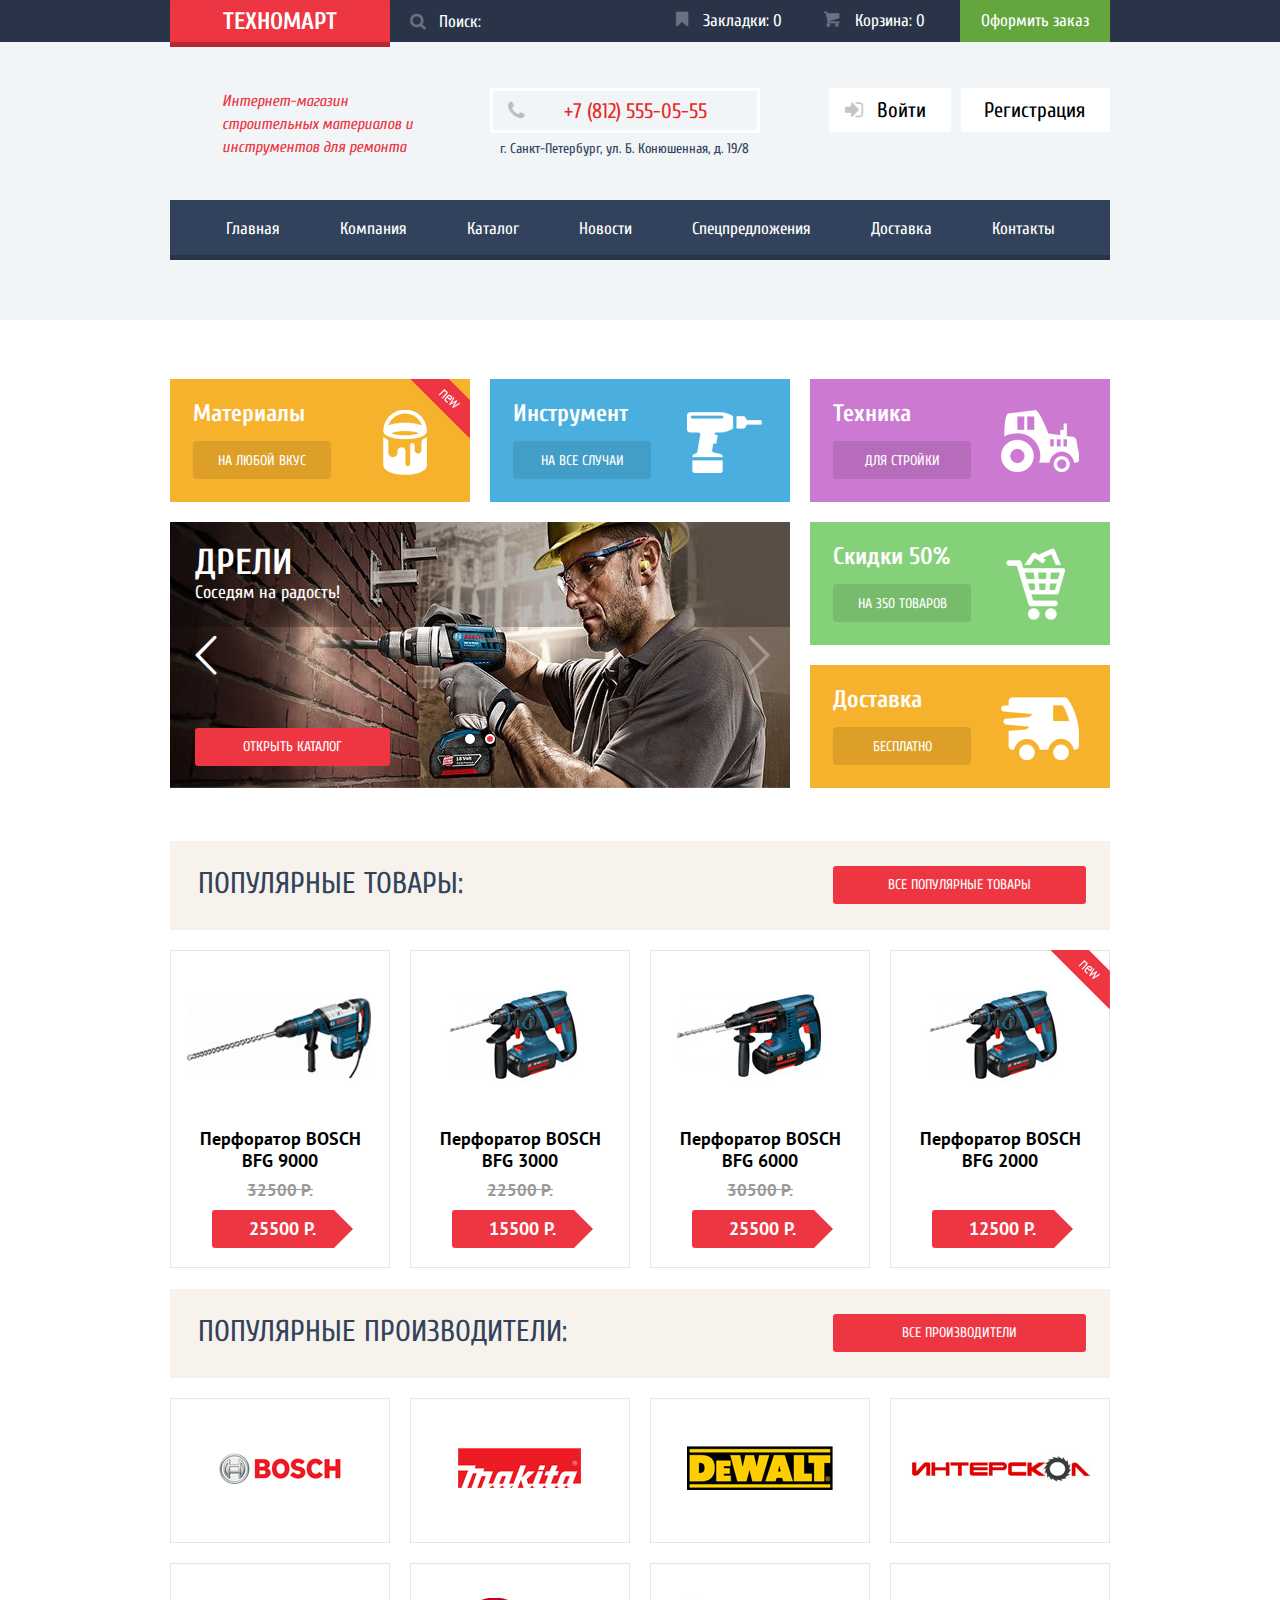
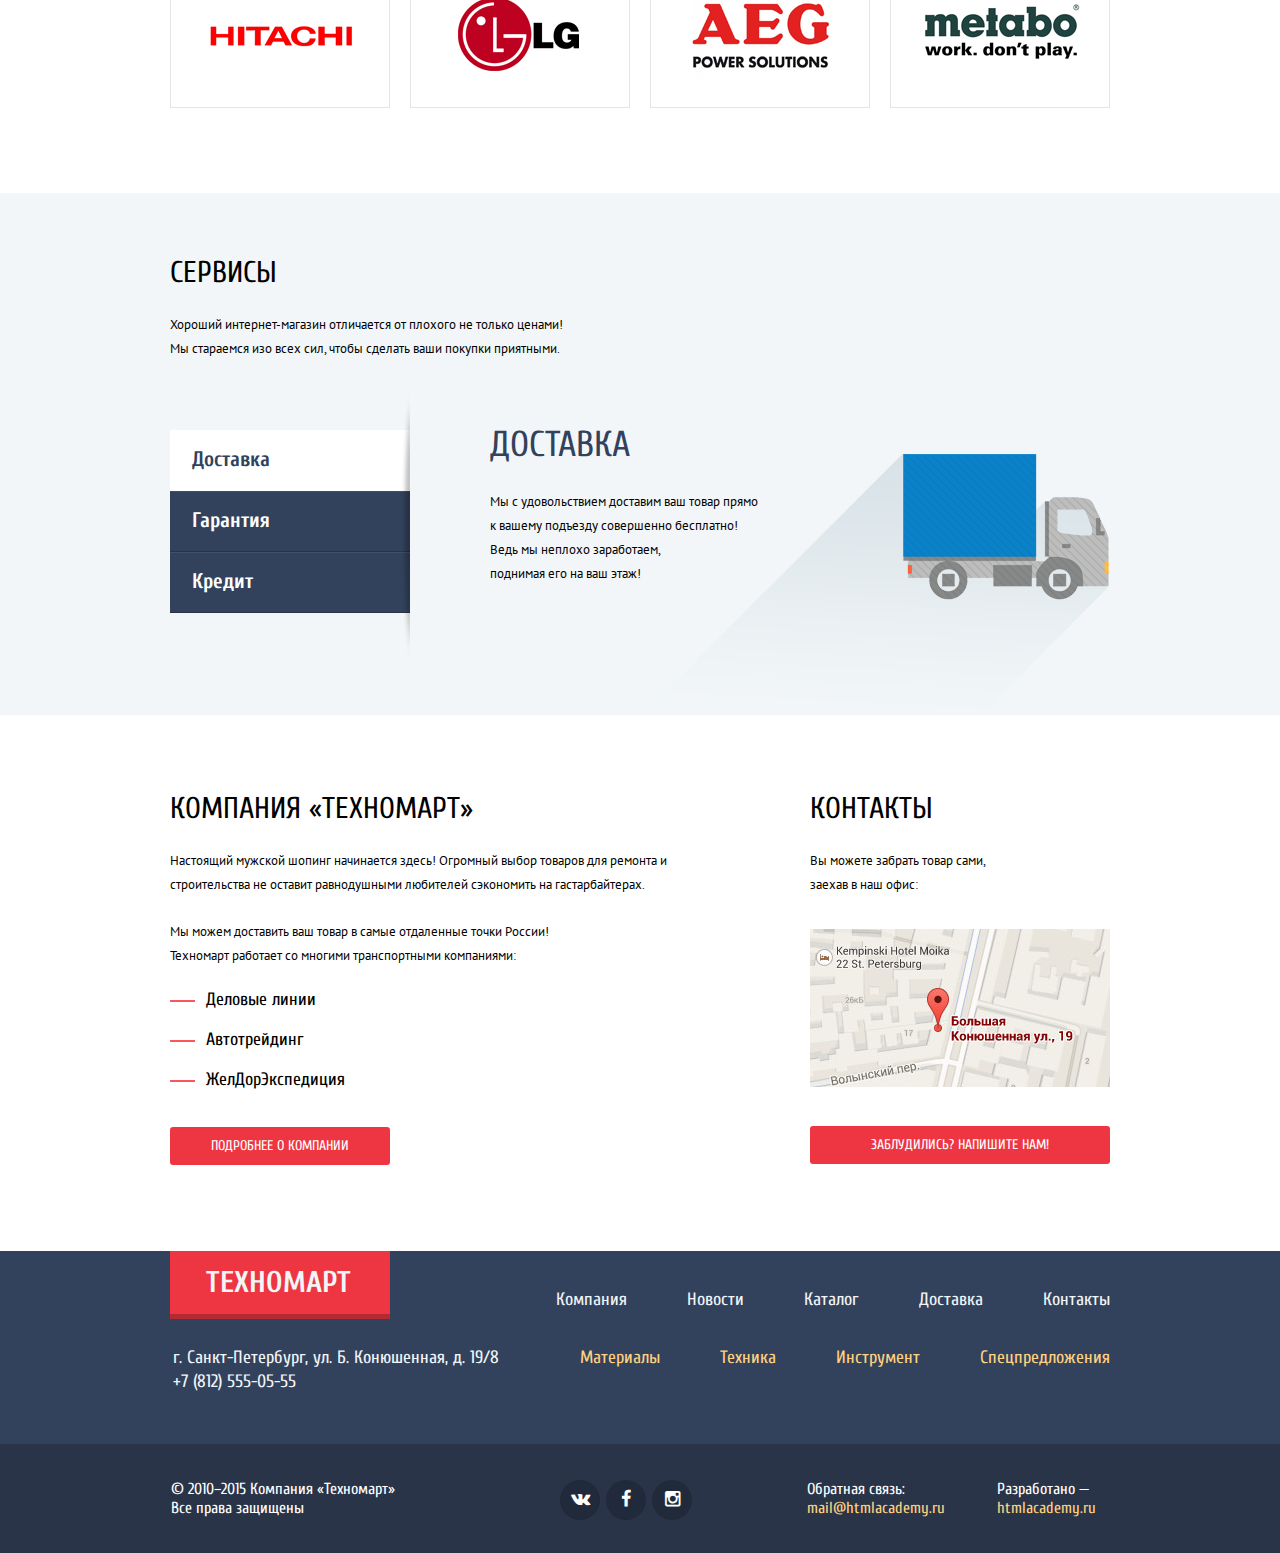
<file: Technomart/index.html>
<!DOCTYPE html>
<head>
	<title>ТЕХНОМАРТ - ИНТЕРНЕТ-МАГАЗИН</title>
	<meta charset="UTF-8">
	<link href="https://fonts.googleapis.com/css?family=PT+Sans:400,700|Cuprum:400,700,400italic&subset=cyrillic,latin" rel="stylesheet" type="text/css">
	<link rel="stylesheet" href="css/normalize.css">
	<link rel="stylesheet" href="css/style.css">
</head>
<body>
	<header class="main-header">
		<div class="header-top-panel">
			<div class="container clearfix">
				<a class="logo header-logo" href="index.html">ТЕХНОМАРТ</a>
				<form class="header-search-form" action="#" method="post">
					<div class="header-search">
						<input type="text" name="search" id="search" class="search-input" placeholder="Поиск:">						
						<button type="submit" class="search-btn">&#x1f50d;</button>
					</div>
				</form>
				<div class="top-panel-right-side">
					<a class="icon-bookmark top-menu-item" href="#">Закладки: <span class="bookmark-count">0</span></a>
					<a class="icon-basket top-menu-item" href="#">Корзина: <span class="basket-count">0</span></a>
					<a class="btn-order" href="#">Оформить заказ</a>
				</div>
			</div>
		</div>
		<div class="header-middle-panel container clearfix">
			<p class="shop-description">Интернет-магазин строительных материалов и инструментов для ремонта</p>
			<div class="header-contacts">
				<p class="icon-phone phone-number">+7 (812) 555-05-55</p>
				<p class="header-address">г. Санкт-Петербург, ул. Б. Конюшенная, д. 19/8</p>
			</div>
			<div class="login-menu">
				<a class="icon-login login-menu-btn" href="#">Войти</a>
				<a class="login-menu-btn" href="#">Регистрация</a>
			</div>
		</div>
		<nav class="main-menu container">
			<ul>
				<li><a href="index.html">Главная</a></li>
				<li><a href="#">Компания </a></li>
				<li><a href="catalog.html">Каталог</a></li>
				<li><a href="#">Новости</a></li>
				<li><a href="#">Спецпредложения</a></li>
				<li><a href="#">Доставка</a></li>
				<li><a href="#">Контакты</a></li>
			</ul>
		</nav>
	</header>
	<div class="container main-content">
		<div class="promo-blocks">
			<div class="product-kinds clearfix">
				<div class="promo-block materials newness">
					<p class="block-title"> Материалы</p>
					<a class="block-btn" href="#">На любой вкус</a>
				</div>
				<div class="promo-block tools">
					<p class="block-title">Инструмент</p>
					<a class="block-btn" href="#">На все случаи</a>
				</div>
				<div class="promo-block equipment">
					<p class="block-title">Техника</p>
					<a class="block-btn" href="#">Для стройки</a>
				</div>
			</div>
			<div class="promo-slider-and-actions clearfix">
				<div class="promo-slider">
					<input type="radio" name="slides" id="slide-1">
					<input type="radio" name="slides" id="slide-2" checked>
					<div class="slides">
						<img src="img/slide01.jpg" width="620" height="266" alt="Слайд 1">
						<img src="img/slide02.jpg" width="620" height="266" alt="Слайд 2">
					</div>
					<div class="promo-slide-title slide-1">
						<h2>Перфораторы</h2>
						<p>Настоящие мужские игрушки</p>
					</div>					
					<div class="promo-slide-title slide-2">
						<h2>ДРЕЛИ</h2>
						<p>Соседям на радость!</p>
					</div>
					<label for="slide-1" class="arrow-left">&lt;</label>
					<label for="slide-2" class="arrow-right">&gt;</label>
					<a class="btn open-catalog-btn" href="catalog.html">Открыть каталог</a>
					<div class="slider-switcher">
						<label for="slide-1">Первый</label>
						<label for="slide-2">Второй</label>
					</div>
				</div>
				<div class="actions">
					<div class="promo-block sale">
						<p class="block-title">Скидки 50%</p>
						<a class="block-btn" href="#">На 350 товаров</a>
					</div>

					<div class="promo-block delivery">
						<p class="block-title">Доставка</p>
						<a class="block-btn" href="#">Бесплатно</a>
					</div>
				</div>
			</div>
		</div>
		<div class="section-title clearfix">
			<h2>Популярные товары:</h2>
			<a class="btn section-title-btn" href="#">Все популярные товары</a>
		</div>
		<div class="popular-catalog-items">
			<div class="catalog-item">
				<div class="catalog-item-actions">
					<a href= "cartpage.html" class="buy icon-basket">Купить</a>
					<a href="#" class="bookmark">В закладки</a>
				</div>			
				<div class="catalog-image">
					<img width="218" height="97" src="img/perf01.jpg" alt="Перфоратор BOSCH BFG 9000">
				</div>
				<div class="catalog-item-title">Перфоратор BOSCH BFG 9000</div>
				<div class="catalog-old-price">32500 Р.</div>
				<div class="catalog-price">25500 Р.</div>
			</div>
			<div class="catalog-item">
				<div class="catalog-item-actions">
					<a href= "cartpage.html" class="buy icon-basket">Купить</a>
					<a href="#" class="bookmark">В закладки</a>			
				</div>
				<div class="catalog-image">
					<img width="218" height="97" src="img/perf02.jpg" alt="Перфоратор BOSCH BFG 3000">
				</div>
				<div class="catalog-item-title">Перфоратор BOSCH BFG 3000</div>
				<div class="catalog-old-price">22500 Р.</div>
				<div class="catalog-price">15500 Р.</div>
			</div>
			<div class="catalog-item">
				<div class="catalog-item-actions">
					<a href="cartpage.html" class="buy icon-basket">Купить</a>
					<a href="#" class="bookmark">В закладки</a>		
				</div>			
				<div class="catalog-image">
					<img width="218" height="97" src="img/perf03.jpg" alt="Перфоратор BOSCH BFG 6000">
				</div>
				<div class="catalog-item-title">Перфоратор BOSCH BFG 6000</div>
				<div class="catalog-old-price">30500 Р.</div>
				<div class="catalog-price">25500 Р.</div>
			</div>
			<div class="catalog-item newness">
				<div class="catalog-item-actions">
					<a href="cartpage.html" class="buy icon-basket">Купить</a>
					<a href="#" class="bookmark">В закладки</a>			
				</div>			
				<div class="catalog-image">
					<img width="218" height="97" src="img/perf02.jpg" alt="Перфоратор BOSCH BFG 2000">
				</div>
				<div class="catalog-item-title">Перфоратор BOSCH BFG 2000</div>		
				<div class="catalog-price">12500 Р.</div>
			</div>
		</div>
		<div class="section-title clearfix">
			<h2>Популярные производители:</h2>
			<a class="btn section-title-btn" href="#">Все производители</a>
		</div>
		<div class="popular-brands">
			<div class="catalog-brand">
				<a href="#"><img class="brand-logo" src="img/bosch.png" width="218" height="143" alt="Bosch"></a>
			</div>
			<div class="catalog-brand">
				<a href="#"><img class="brand-logo" src="img/makita.png" width="218" height="143" alt="Makita"></a>
			</div>
			<div class="catalog-brand">
				<a href="#"><img class="brand-logo" src="img/dewalt.png" width="218" height="143" alt="Dewalt"></a>
			</div>
			<div class="catalog-brand">
				<a href="#"><img class="brand-logo" src="img/interskol.png" width="218" height="143" alt="Интерскол"></a>
			</div>
			<div class="catalog-brand">
				<a href="#"><img class="brand-logo" src="img/hitachi.png" width="218" height="143" alt="Hitachi"></a>
			</div>
			<div class="catalog-brand">
				<a href="#"><img class="brand-logo" src="img/lg.png" width="218" height="143" alt="LG"></a>
			</div>
			<div class="catalog-brand">
				<a href="#"><img class="brand-logo" src="img/aeg.png" width="218" height="143" alt="AEG"></a>
			</div>
			<div class="catalog-brand">
				<a href="#"><img class="brand-logo" src="img/metabo.png" width="218" height="143" alt="Metabo"></a>
			</div>
		</div>
	</div>
	<div class="services">
		<div class="container services-top-level">
			<p class="services-title">Сервисы</p>
			<p class="services-description">Хороший интернет-магазин отличается от плохого не только ценами!<br>
				Мы стараемся изо всех сил, чтобы сделать ваши покупки приятными.
			</p>
		</div>
		<div class="container services-bottom-level clearfix">
			<input type="radio" name="tabs" id="tab-delivery" checked>
			<input type="radio" name="tabs" id="tab-guarantee">
			<input type="radio" name="tabs" id="tab-credit">
			<div class="tabs">
				<ul>
					<li><label for="tab-delivery">Доставка</label></li>
					<li><label for="tab-guarantee">Гарантия</label></li>
					<li><label for="tab-credit">Кредит</label></li>
				</ul>
			</div>
			<div class="services-info delivery">
				<p class="services-info-title">Доставка</p>
				<p class="services-info-text">
					Мы с удовольствием доставим ваш товар прямо<br>
					к вашему подъезду совершенно бесплатно!<br>
					Ведь мы неплохо заработаем,<br>
					поднимая его на ваш этаж!
				</p>
			</div>
			<div class="services-info guarantee">
				<p class="services-info-title">Гарантия</p>
				<p class="services-info-text">
					Если купленный у нас товар поломается или заискрит,<br>
					а также в случае пожара, спровоцированного его возгаранием,<br>
					вы всегда можете быть уверены в нашей гарантии. Мы обменяем<br>
					сгоревший товар на новый.<br>
					Дом уж восстановите как-нибудь сами.
				</p>
			</div>
			<div class="services-info credit">
				<p class="services-info-title">Кредит</p>
				<p class="services-info-text">
					Залезть в долговую яму стало проще!<br>
					Кредитные консультанты придут вам на помощь.
				</p>
				<a class="btn" href="#">Отправить заявку</a>
			</div>
		</div>
	</div>
	<div class="container clearfix about-company">
		<div class="about-company-description">
			<p class="about-company-title">Компания «Техномарт»</p>
			<p class="about-company-text">Настоящий мужской шопинг начинается здесь! Огромный выбор товаров для ремонта и строительства не оставит равнодушными любителей сэкономить на гастарбайтерах.</p>
			<p class="about-company-text">Мы можем доставить ваш товар в самые отдаленные точки России!<br>
				Техномарт работает со многими транспортными компаниями:</p>
			<ul class="transport-companies">
				<li>Деловые линии</li>
				<li>Автотрейдинг</li>
				<li>ЖелДорЭкспедиция</li>
			</ul>
			<a class="btn about-company-btn" href="#">Подробнее о компании</a>
		</div>
		<div class="about-company-contacts">
			<p class="about-company-title">Контакты</p>
			<p class="about-company-text">Вы можете забрать товар сами,<br>
				заехав в наш офис:</p>
			<div class="map">
				<a href="map.html">
					<img src="img/map.jpg" width="300" height="158" alt="Карта. Большая Конюшенная д. 19/8">
				</a>
			</div>
			<a class="btn write-us-btn" href="writeus.html">Заблудились? Напишите нам!</a>
		</div>
	</div>
	<footer class="main-footer">
		<div class="footer-top-panel">
			<div class="container clearfix">
				<div class="footer-contacts">
					<a class="logo footer-logo" href="index.html">Техномарт</a>
					<p>
						г. Санкт-Петербург, ул. Б. Конюшенная, д. 19/8<br>
						+7 (812) 555-05-55
					</p>
				</div>
				<div class="footer-menu">
					<ul class="footer-menu-top-part">
						<li><a href="#">Компания</a></li>
						<li><a href="#">Новости</a></li>
						<li><a href="catalog.html">Каталог</a></li>
						<li><a href="#">Доставка</a></li>
						<li><a href="#">Контакты</a></li>
					</ul>
					<ul class="footer-menu-bottom-part">
						<li><a href="#">Материалы</a></li>
						<li><a href="#">Техника</a></li>
						<li><a href="#">Инструмент</a></li>
						<li><a href="#">Спецпредложения</a></li>
					</ul>
				</div>
			</div>
		</div>
		<div class="footer-bottom-panel">
			<div class="container clearfix">
				<p class="copyright">
					© 2010–2015 Компания «Техномарт»<br>
					Все права защищены
				</p>
				<div class="social-buttons">
					<a class="btn-social" href="#"><i class="icon-vk"></i>Vkontakte</a>
					<a class="btn-social" href="#"><i class="icon-facebook"></i>Facebook</a>
					<a class="btn-social" href="#"><i class="icon-instagramm"></i>Instagram</a>
				</div>
				<div class="studio-contacts site">
					<p>
						Разработано — <br>
						<a href="http://htmlacademy.ru">htmlacademy.ru</a>
					</p>
				</div>
				<div class="studio-contacts">
					<p>
						Обратная связь: <br>
						<a href="mailto:mail@htmlacademy.ru">mail@htmlacademy.ru</a>
					</p>
				</div>
			</div>
		</div>
	</footer>
	<!--Popup: "Write us" -->
	<div class="modal-form write-us-form">
		<button class="btn-close-form">Закрыть</button>
		<form action="echo" method="post" class="write-form">
			<div class="top-part">					
					<div class="clearfix">
						<div class="column">
							<label for="your-name">Ваше имя:</label>
							<input class="your-name" type="text" name="your-name" id="your-name" placeholder="Представьтесь, пожалуйста" required>
						</div>
						<div class="column">
							<label for="your-email">Ваш e-mail:</label>
							<input class="your-email" type="text" name="your-email" id="your-email" placeholder="Для отправки ответа" required>
						</div>				
					</div>
					<label for="e-mail-text">Текст письма:</label>
					<textarea class="e-mail-text" name="e-mail-text" id="e-mail-text" placeholder="В свободной форме"></textarea>
			</div>
			<div class="btn-part">
				<button type="submit" name="send-btn" class="btn send-btn">Отправить</button>
				<a class="btn cancel-btn" href="#">Отмена</a>
			</div>
		</form>
	</div>
	<!-- Popup: "Goods added" -->
	<div class="modal-form cart-form">
		<button class="btn-close-form">Закрыть</button>
		<div class="top-part">
			<p class="top-part-text">Товар добавлен в корзину!</p>
		</div>
		<div class="btn-part">
			<a class="btn make-order-btn" href="#">Оформить заказ</a>
			<a class="btn cancel-btn" href="#">Продожить покупки</a>
		</div>
	</div>
	<!-- Popup: "map" -->
	<div class="modal-form map-form clearfix">
		<button class="btn-close-form">Закрыть</button>
		<div class="map-part" id="map-part">
			<img src="img/big-map.jpg" width="900" height="600" alt="Карта проезда">
		</div>
	</div>	
	<script src="js/main.js"></script>
	<script type="text/javascript" charset="utf-8" src="https://api-maps.yandex.ru/services/constructor/1.0/js/?sid=7aUj4SKuBFolwF0WuM3k6-4uiYICzePl&height=600&id=map-part"></script>		
</body>
</html>
</file>
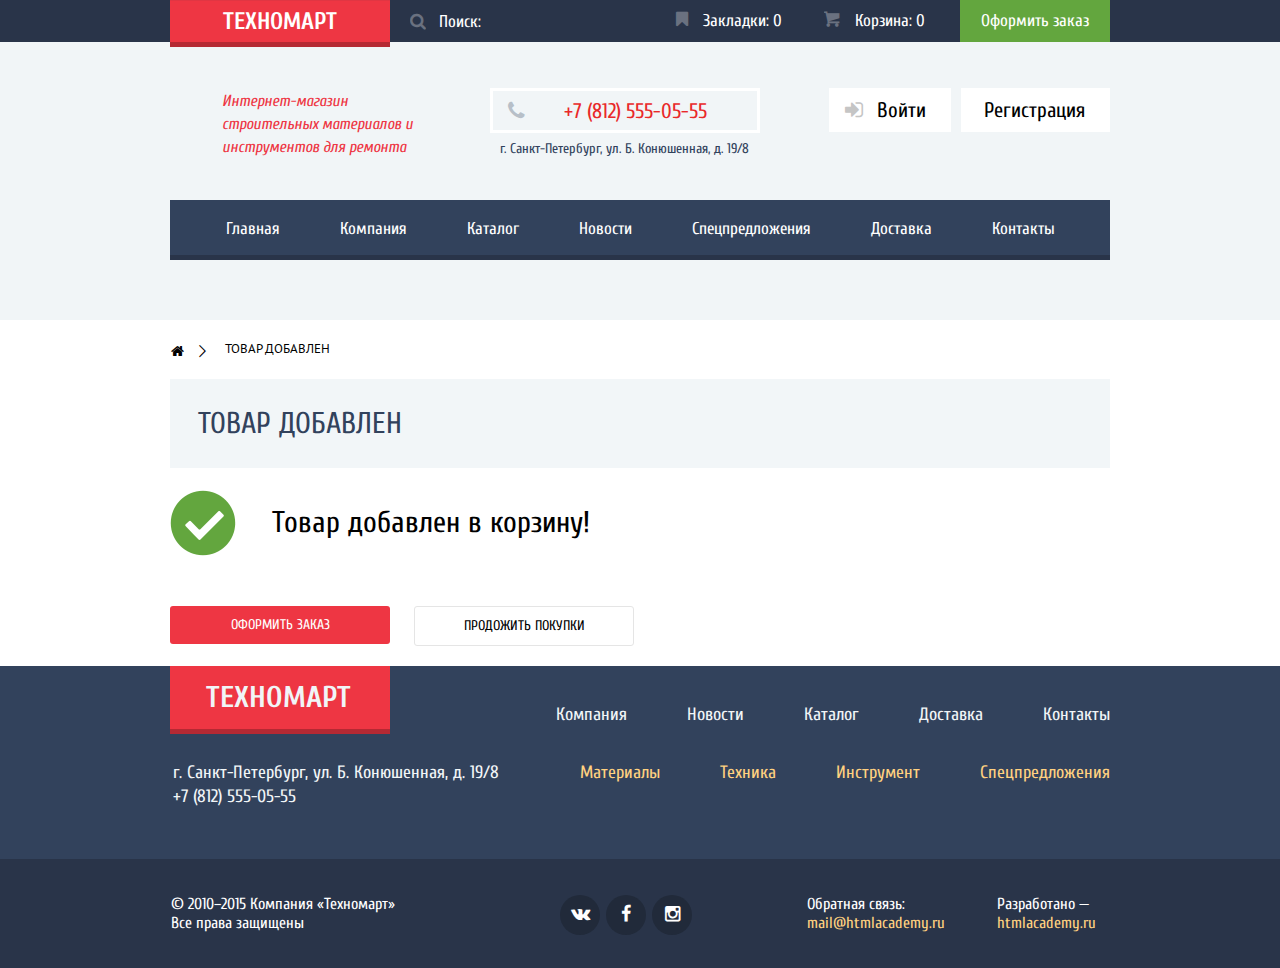
<file: Technomart/cartpage.html>
<!DOCTYPE html>
<head>
	<title>ТЕХНОМАРТ - ИНТЕРНЕТ-МАГАЗИН</title>
	<meta charset="UTF-8">
	<link href="https://fonts.googleapis.com/css?family=PT+Sans:400,700|Cuprum:400,700,400italic&subset=cyrillic,latin" rel="stylesheet" type="text/css">
	<link rel="stylesheet" href="css/normalize.css">
	<link rel="stylesheet" href="css/style.css">
</head>
<body>
	<header class="main-header">
		<div class="header-top-panel">
			<div class="container clearfix">
				<a class="logo header-logo" href="index.html">ТЕХНОМАРТ</a>
				<form class="header-search-form" action="#" method="post">
					<div class="header-search">
						<input type="text" name="search" id="search" class="search-input" placeholder="Поиск:">						
						<button type="submit" class="search-btn">&#x1f50d;</button>
					</div>
				</form>
				<div class="top-panel-right-side">
					<a class="icon-bookmark top-menu-item" href="#">Закладки: <span class="bookmark-count">0</span></a>
					<a class="icon-basket top-menu-item" href="#">Корзина: <span class="basket-count">0</span></a>
					<a class="btn-order" href="#">Оформить заказ</a>
				</div>
			</div>
		</div>
		<div class="header-middle-panel container clearfix">
			<p class="shop-description">Интернет-магазин строительных материалов и инструментов для ремонта</p>
			<div class="header-contacts">
				<p class="icon-phone phone-number">+7 (812) 555-05-55</p>
				<p class="header-address">г. Санкт-Петербург, ул. Б. Конюшенная, д. 19/8</p>
			</div>
			<div class="login-menu">
				<a class="icon-login login-menu-btn" href="#">Войти</a>
				<a class="login-menu-btn" href="#">Регистрация</a>
			</div>
		</div>
		<nav class="main-menu container">
			<ul>
				<li><a href="index.html">Главная</a></li>
				<li><a href="#">Компания </a></li>
				<li><a href="catalog.html">Каталог</a></li>
				<li><a href="#">Новости</a></li>
				<li><a href="#">Спецпредложения</a></li>
				<li><a href="#">Доставка</a></li>
				<li><a href="#">Контакты</a></li>
			</ul>
		</nav>
	</header>
	<div class="container clearfix cart-form">
		<ul class="breadcrumbs">
			<li><a class="icon-home" href="index.html">Главная страница</a></li>
			<li><span class="icon-right">Товар добавлен</span></li>
		</ul>
		<h1 class="catalog-title">Товар добавлен</h1>		
		<div class="top-part">
			<p class="top-part-text">Товар добавлен в корзину!</p>
		</div>
		<div class="btn-part">
			<a class="btn cart-page-btn-order" href="#">Оформить заказ</a>
			<a class="btn cart-page-btn-back" href="catalog.html">Продожить покупки</a>
		</div>		
	</div>
	<footer class="main-footer">
		<div class="footer-top-panel">
			<div class="container clearfix">
				<div class="footer-contacts">
					<a class="logo footer-logo" href="index.html">Техномарт</a>
					<p>
						г. Санкт-Петербург, ул. Б. Конюшенная, д. 19/8<br>
						+7 (812) 555-05-55
					</p>
				</div>
				<div class="footer-menu">
					<ul class="footer-menu-top-part">
						<li><a href="#">Компания</a></li>
						<li><a href="#">Новости</a></li>
						<li><a href="catalog.html">Каталог</a></li>
						<li><a href="#">Доставка</a></li>
						<li><a href="#">Контакты</a></li>
					</ul>
					<ul class="footer-menu-bottom-part">
						<li><a href="#">Материалы</a></li>
						<li><a href="#">Техника</a></li>
						<li><a href="#">Инструмент</a></li>
						<li><a href="#">Спецпредложения</a></li>
					</ul>
				</div>
			</div>
		</div>
		<div class="footer-bottom-panel">
			<div class="container clearfix">
				<p class="copyright">
					© 2010–2015 Компания «Техномарт»<br>
					Все права защищены
				</p>
				<div class="social-buttons">
					<a class="btn-social" href="#"><i class="icon-vk"></i>Vkontakte</a>
					<a class="btn-social" href="#"><i class="icon-facebook"></i>Facebook</a>
					<a class="btn-social" href="#"><i class="icon-instagramm"></i>Instagram</a>
				</div>
				<div class="studio-contacts site">
					<p>
						Разработано — <br>
						<a href="http://htmlacademy.ru">htmlacademy.ru</a>
					</p>
				</div>
				<div class="studio-contacts">
					<p>
						Обратная связь: <br>
						<a href="mailto:mail@htmlacademy.ru">mail@htmlacademy.ru</a>
					</p>
				</div>
			</div>
		</div>
	</footer>
	<script src= "js/main.js"></script>	
</body>
</html>
</file>
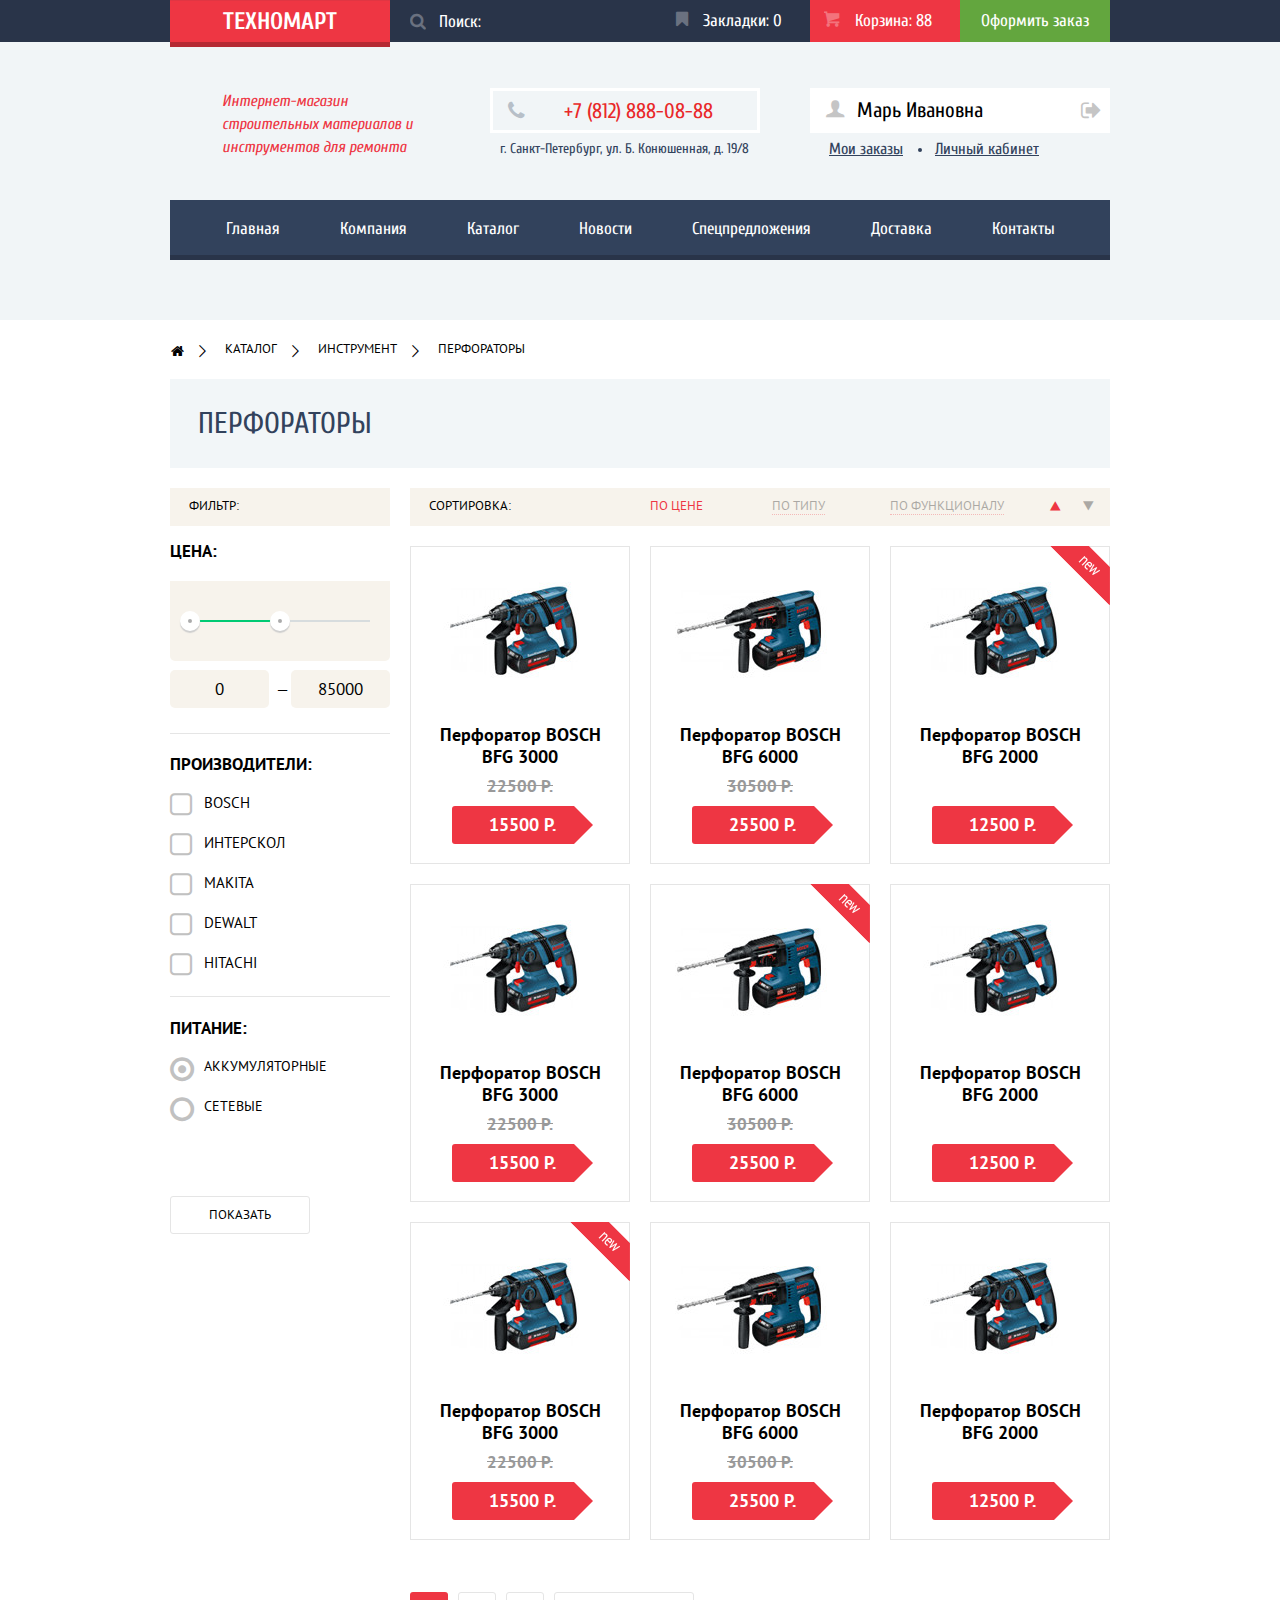
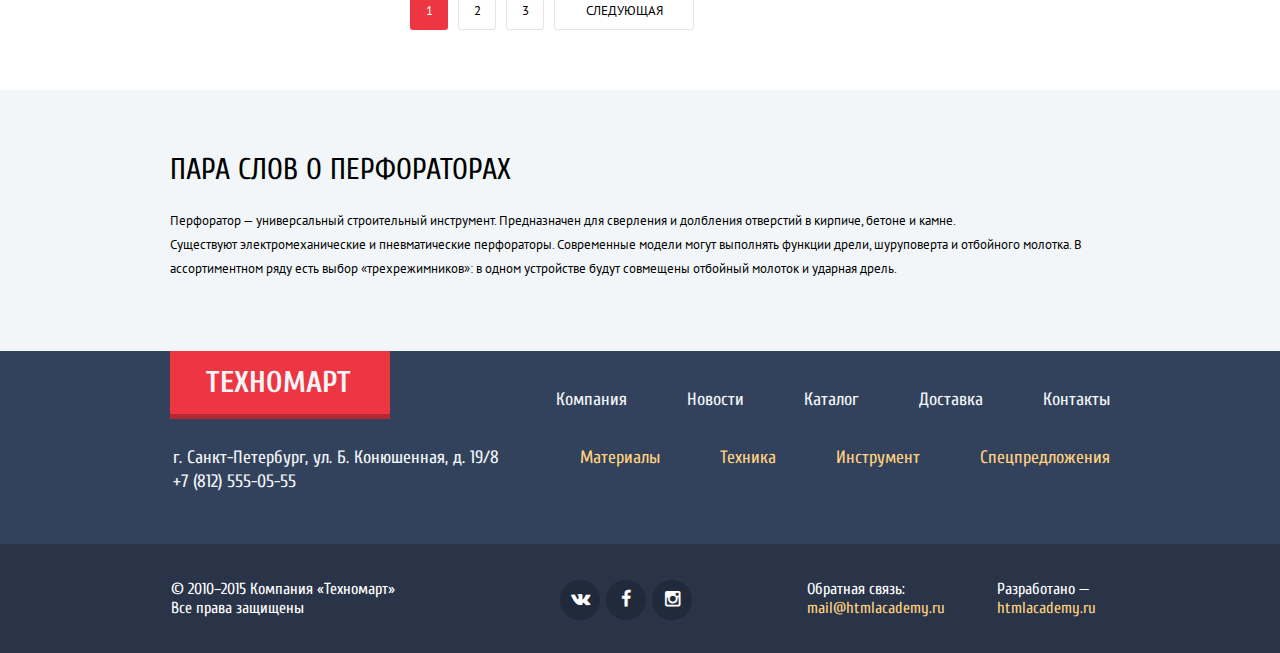
<file: Technomart/catalog.html>
<!DOCTYPE html>
<head>
	<title>ТЕХНОМАРТ - ИНТЕРНЕТ-МАГАЗИН</title>
	<meta charset="UTF-8">
	<link href="https://fonts.googleapis.com/css?family=PT+Sans:400,700|Cuprum:400,700,400italic&subset=cyrillic,latin" rel="stylesheet" type="text/css">
	<link rel="stylesheet" href="css/normalize.css">
	<link rel="stylesheet" href="css/style.css">
</head>
<body>
	<header class="main-header">
		<div class="header-top-panel">
			<div class="container clearfix">
				<a class="logo header-logo" href="index.html">ТЕХНОМАРТ</a>
				<form class="header-search-form" action="#" method="post">
					<div class="header-search">
						<input type="text" name="search" id="search" class="search-input" placeholder="Поиск:">							
						<button type="submit" class="search-btn">&#x1f50d;</button>
					</div>
				</form>
				<div class="top-panel-right-side">
					<a class="icon-bookmark top-menu-item" href="#">Закладки: <span class="bookmark-count">0</span></a>
					<a class="icon-basket top-menu-item not-empty" href="#">Корзина: <span class="basket-count">88</span></a>
					<a class="btn-order" href="#">Оформить заказ</a>
				</div>
			</div>
		</div>
		<div class="header-middle-panel container clearfix">
			<p class="shop-description">Интернет-магазин строительных материалов и инструментов для ремонта</p>
			<div class="header-contacts">
				<p class="icon-phone phone-number">+7 (812) 888-08-88</p>
				<p class="header-address">г. Санкт-Петербург, ул. Б. Конюшенная, д. 19/8</p>
			</div>
			<div class="user-menu">
				<a class="user-menu-name icon-user" href="#">Марь Ивановна</a>
				<a class="user-menu-logout-btn icon-logout" href="#">Выход</a>
				<div class="user-menu-ref">
					<a class="my-orders" href="#">Мои заказы</a>
					<a class="my-cabinet" href="#">Личный кабинет</a>
				</div>
			</div>
		</div>
		<nav class="main-menu container">
			<ul>
				<li><a href="index.html">Главная</a></li>
				<li><a href="#">Компания </a></li>
				<li><a href="catalog.html">Каталог</a></li>
				<li><a href="#">Новости</a></li>
				<li><a href="#">Спецпредложения</a></li>
				<li><a href="#">Доставка</a></li>
				<li><a href="#">Контакты</a></li>
			</ul>
		</nav>
	</header>
	<div class="container clearfix">
		<ul class="breadcrumbs">
			<li><a class="icon-home" href="index.html">Главная страница</a></li>
			<li><a class="icon-right" href="#">Каталог</a></li>
			<li><a class="icon-right" href="#">Инструмент</a></li>
			<li><span class="icon-right">Перфораторы</span></li>
		</ul>
		<h1 class="catalog-title">Перфораторы</h1>
		<div class="catalog-content clearfix">
			<div class="catalog-filter">
				<form action="/echo" method="post">
					<h2 class="filter-title">Фильтр:</h2>				
					<h3 class="filter-section-title">Цена:</h3>			
					<div class="filter-price-range">
						<div class="filter-range-controls">
							<div class="scale">
								<div class="bar" style="margin-left: 0%; width: 50%"></div>
							</div>
							<div class="toggle toggle-min" style="left: 10px;"></div>
							<div class="toggle toggle-max" style="left: 100px;"></div>						
						</div>
						<div class="filter-price-controls">
							<input name="min-price" class="min-price" type="text" value="0">—
							<input name="max-price" class="max-price" type="text" value="85000">
						</div>
					</div>
					<div class="filter-section">
						<h3 class="filter-section-title">Производители:</h3>
						<ul class="firm-filter">
							<li>
								<input type="checkbox" name="firm-filter-bosch" id="firm-filter-bosch">
								<label for="firm-filter-bosch">Bosch</label>
							</li>
							<li>							
								<input type="checkbox" name="firm-filter-interskol" id="firm-filter-interskol">							
								<label for="firm-filter-interskol">Интерскол</label>
							</li>
							<li>
								<input type="checkbox" name="firm-filter-makita" id="firm-filter-makita">
								<label for="firm-filter-makita">Makita</label>
							</li>
							<li>							
								<input type="checkbox" name="firm-filter-dewalt" id="firm-filter-dewalt">
								<label for="firm-filter-dewalt">Dewalt</label>
							</li>
							<li>							
								<input type="checkbox" name="firm-filter-hitachi" id="firm-filter-hitachi">							
								<label for="firm-filter-hitachi">Hitachi</label>
							</li>
						</ul>
					</div>
					<div class="filter-section">
						<h3 class="filter-section-title">Питание:</h3>
						<ul class="power-filter">
							<li>
								<input type="radio" name="power-filter" id="group-radio-accum" value="group-radio-accum" checked>
								<label for="group-radio-accum">Аккумуляторные</label>
							</li>
							<li>
								<input type="radio" name="power-filter" id="group-radio-socket" value="group-radio-socket">
								<label for="group-radio-socket">Сетевые</label>
							</li>
						</ul>
					</div>
					<button type="submit" class="btn-show">Показать</button>
				</form>
			</div>
			<div class="catalog-items">
				<div class="catalog-items-sort-bar">
					<span class="sort">Сортировка:</span>
					<ul>
						<li class="sort-by-price">
							<a href="#" class="sort-active">По цене</a>
						</li>
						<li class="sort-by-type">
							<a href="#">По типу</a>
						</li>
						<li class="sort-by-functional">
							<a href="#">По функционалу</a>
						</li>
						<li class="sort-up">
							<a href="#" class="sort-active">&#x25b2;</a>
						</li>
						<li class="sort-down">
							<a href ="#">&#x25bc;</a>
						</li>
					</ul>
				</div>
				<div class="catalog-items-container">
					<div class="catalog-item">
						<div class="catalog-item-actions">
							<a href="cartadd.html" class="buy icon-basket">Купить</a>
							<a href="#" class="bookmark">В закладки</a>	
						</div>					
						<div class="catalog-image">
							<img src="img/perf02.jpg" width="218" height="97" alt="Перфоратор BOSCH BFG 3000">
						</div>
						<div class="catalog-item-title">Перфоратор BOSCH BFG 3000</div>
						<div class="catalog-old-price">22500 Р.</div>
						<div class="catalog-price">15500 Р.</div>
					</div>
					<div class="catalog-item">
						<div class="catalog-item-actions">
							<a href="cartadd.html" class="buy icon-basket">Купить</a>
							<a href="#" class="bookmark">В закладки</a>	
						</div>					
						<div class="catalog-image">
							<img src="img/perf03.jpg" width="218" height="97" alt="Перфоратор BOSCH BFG 6000">
						</div>
						<div class="catalog-item-title">Перфоратор BOSCH BFG 6000</div>
						<div class="catalog-old-price">30500 Р.</div>
						<div class="catalog-price">25500 Р.</div>
					</div>
					<div class="catalog-item newness">
						<div class="catalog-item-actions">
							<a href="cartadd.html" class="buy icon-basket">Купить</a>
							<a href="#" class="bookmark">В закладки</a>	
						</div>					
						<div class="catalog-image">
							<img src="img/perf02.jpg" width="218" height="97" alt="Перфоратор BOSCH BFG 2000">
						</div>
						<div class="catalog-item-title">Перфоратор BOSCH BFG 2000</div>				
						<div class="catalog-price">12500 Р.</div>
					</div>
					<div class="catalog-item">
						<div class="catalog-item-actions">
							<a href="cartadd.html" class="buy icon-basket">Купить</a>
							<a href="#" class="bookmark">В закладки</a>	
						</div>					
						<div class="catalog-image">
							<img src="img/perf02.jpg" width="218" height="97" alt="Перфоратор BOSCH BFG 3000">
						</div>
						<div class="catalog-item-title">Перфоратор BOSCH BFG 3000</div>
						<div class="catalog-old-price">22500 Р.</div>
						<div class="catalog-price">15500 Р.</div>
					</div>
					<div class="catalog-item newness">
						<div class="catalog-item-actions">
							<a href="cartadd.html" class="buy icon-basket">Купить</a>
							<a href="#" class="bookmark">В закладки</a>	
						</div>					
						<div class="catalog-image">
							<img src="img/perf03.jpg" width="218" height="97" alt="Перфоратор BOSCH BFG 6000">
						</div>
						<div class="catalog-item-title">Перфоратор BOSCH BFG 6000</div>
						<div class="catalog-old-price">30500 Р.</div>
						<div class="catalog-price">25500 Р.</div>
					</div>
					<div class="catalog-item">
						<div class="catalog-item-actions">
							<a href="cartadd.html" class="buy icon-basket">Купить</a>
							<a href="#" class="bookmark">В закладки</a>	
						</div>					
						<div class="catalog-image">
							<img src="img/perf02.jpg" width="218" height="97" alt="Перфоратор BOSCH BFG 2000">
						</div>
						<div class="catalog-item-title">Перфоратор BOSCH BFG 2000</div>
						<div class="catalog-price">12500 Р.</div>
					</div>
					<div class="catalog-item newness">
						<div class="catalog-item-actions">
							<a href="cartadd.html" class="buy icon-basket">Купить</a>
							<a href="#" class="bookmark">В закладки</a>	
						</div>					
						<div class="catalog-image">
							<img src="img/perf02.jpg" width="218" height="97" alt="Перфоратор BOSCH BFG 3000">
						</div>
						<div class="catalog-item-title">Перфоратор BOSCH BFG 3000</div>
						<div class="catalog-old-price">22500 Р.</div>
						<div class="catalog-price">15500 Р.</div>
					</div>
					<div class="catalog-item">
						<div class="catalog-item-actions">
							<a href="cartadd.html" class="buy icon-basket">Купить</a>
							<a href="#" class="bookmark">В закладки</a>	
						</div>					
						<div class="catalog-image">
							<img src="img/perf03.jpg" width="218" height="97" alt="Перфоратор BOSCH BFG 6000">
						</div>
						<div class="catalog-item-title">Перфоратор BOSCH BFG 6000</div>
						<div class="catalog-old-price">30500 Р.</div>
						<div class="catalog-price">25500 Р.</div>
					</div>
					<div class="catalog-item">
						<div class="catalog-item-actions">
							<a href="cartadd.html" class="buy icon-basket">Купить</a>
							<a href="#" class="bookmark">В закладки</a>	
						</div>					
						<div class="catalog-image">
							<img src="img/perf02.jpg" width="218" height="97" alt="Перфоратор BOSCH BFG 2000">
						</div>
						<div class="catalog-item-title">Перфоратор BOSCH BFG 2000</div>
						<div class="catalog-price">12500 Р.</div>
					</div>
				</div>
				<div class="paginator">
					<a class="paginator-btn btn-prev hide" href="#">Предыдущая</a>
					<span class="paginator-btn btn-page-active">1</span>
					<a class="paginator-btn btn-page" href="#">2</a>
					<a class="paginator-btn btn-page" href="#">3</a>
					<a class="paginator-btn btn-next" href="#">Следующая</a>
				</div>
			</div>
		</div>
	</div>
	<div class="items-description">
		<div class="container">
			<h2 class="items-description-title">Пара слов о перфораторах</h2>
			<p class="items-description-text">Перфоратор — универсальный строительный инструмент. Предназначен для сверления и долбления отверстий в кирпиче, бетоне и камне.<br>
				Существуют электромеханические и пневматические перфораторы. Современные модели могут выполнять функции дрели, шуруповерта и отбойного молотка. В ассортиментном ряду есть выбор «трехрежимников»: в одном устройстве будут совмещены отбойный молоток и ударная дрель.</p>
		</div>
	</div>
	<footer class="main-footer">
		<div class="footer-top-panel">
			<div class="container clearfix">
				<div class="footer-contacts">
					<a class="logo footer-logo" href="index.html">Техномарт</a>
					<p>
						г. Санкт-Петербург, ул. Б. Конюшенная, д. 19/8<br>
						+7 (812) 555-05-55
					</p>
				</div>
				<div class="footer-menu">
					<ul class="footer-menu-top-part">
						<li><a href="#">Компания</a></li>
						<li><a href="#">Новости</a></li>
						<li><a href="catalog.html">Каталог</a></li>
						<li><a href="#">Доставка</a></li>
						<li><a href="#">Контакты</a></li>
					</ul>
					<ul class="footer-menu-bottom-part">
						<li><a href="#">Материалы</a></li>
						<li><a href="#">Техника</a></li>
						<li><a href="#">Инструмент</a></li>
						<li><a href="#">Спецпредложения</a></li>
					</ul>
				</div>
			</div>
		</div>
		<div class="footer-bottom-panel">
			<div class="container clearfix">
				<p class="copyright">
					© 2010–2015 Компания «Техномарт»<br>
					Все права защищены
				</p>
				<div class="social-buttons">
					<a class="btn-social" href="#"><i class="icon-vk"></i>Vkontakte</a>
					<a class="btn-social" href="#"><i class="icon-facebook"></i>Facebook</a>
					<a class="btn-social" href="#"><i class="icon-instagramm"></i>Instagram</a>
				</div>
				<div class="studio-contacts site">
					<p>
						Разработано — <br>
						<a href="http://htmlacademy.ru">htmlacademy.ru</a>
					</p>
				</div>
				<div class="studio-contacts">
					<p>
						Обратная связь: <br>
						<a href="mailto:mail@htmlacademy.ru">mail@htmlacademy.ru</a>
					</p>
				</div>
			</div>
		</div>
	</footer>
	<!-- Popup: "Goods added" -->
	<div class="modal-form cart-form">
		<button class="btn-close-form">Закрыть</button>
		<div class="top-part">
			<p class="top-part-text">Товар добавлен в корзину!</p>
		</div>
		<div class="btn-part">
			<a class="btn make-order-btn" href="#">Оформить заказ</a>
			<a class="btn cancel-btn" href="#">Продожить покупки</a>
		</div>
	</div>	
	<script src="js/main.js"></script>	
</body>
</html>
</file>
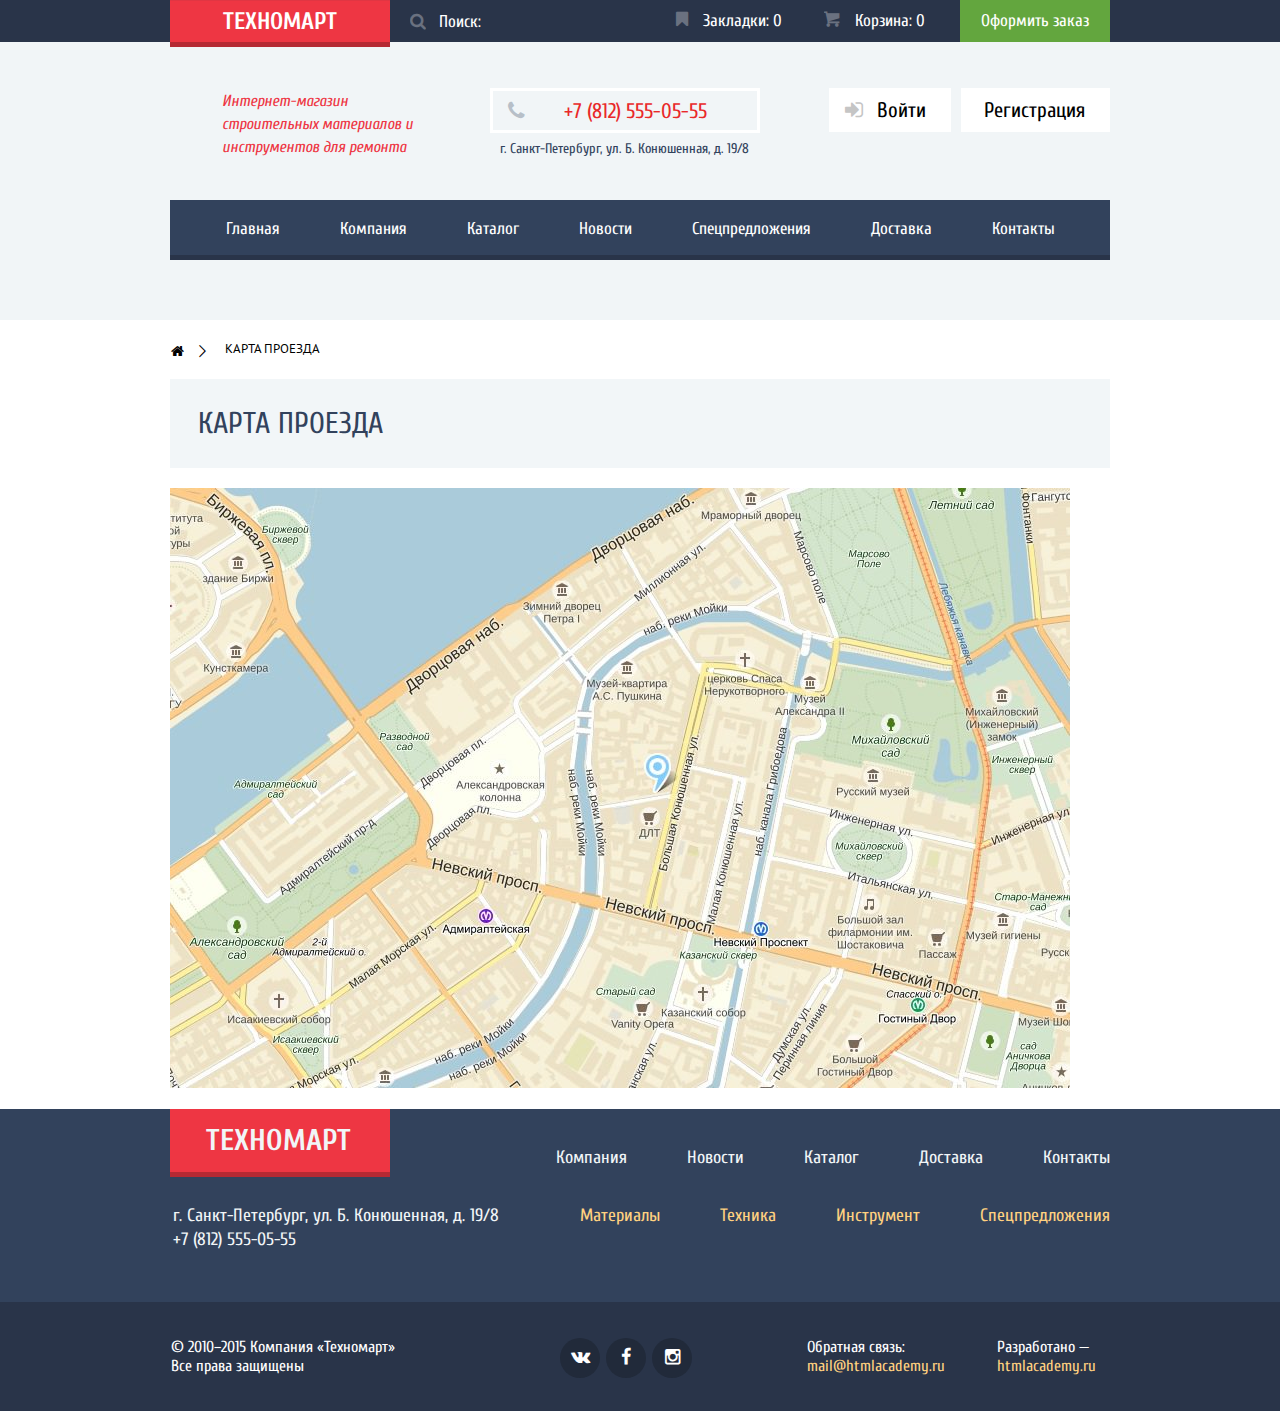
<file: Technomart/map.html>
<!DOCTYPE html>
<head>
	<title>ТЕХНОМАРТ - ИНТЕРНЕТ-МАГАЗИН</title>
	<meta charset="UTF-8">
	<link href="https://fonts.googleapis.com/css?family=PT+Sans:400,700|Cuprum:400,700,400italic&subset=cyrillic,latin" rel="stylesheet" type="text/css">
	<link rel="stylesheet" href="css/normalize.css">
	<link rel="stylesheet" href="css/style.css">
</head>
<body>
	<header class="main-header">
		<div class="header-top-panel">
			<div class="container clearfix">
				<a class="logo header-logo" href="index.html">ТЕХНОМАРТ</a>
				<form class="header-search-form" action="#" method="post">
					<div class="header-search">
						<input type="text" name="search" id="search" class="search-input" placeholder="Поиск:">						
						<button type="submit" class="search-btn">&#x1f50d;</button>
					</div>
				</form>
				<div class="top-panel-right-side">
					<a class="icon-bookmark top-menu-item" href="#">Закладки: <span class="bookmark-count">0</span></a>
					<a class="icon-basket top-menu-item" href="#">Корзина: <span class="basket-count">0</span></a>
					<a class="btn-order" href="#">Оформить заказ</a>
				</div>
			</div>
		</div>
		<div class="header-middle-panel container clearfix">
			<p class="shop-description">Интернет-магазин строительных материалов и инструментов для ремонта</p>
			<div class="header-contacts">
				<p class="icon-phone phone-number">+7 (812) 555-05-55</p>
				<p class="header-address">г. Санкт-Петербург, ул. Б. Конюшенная, д. 19/8</p>
			</div>
			<div class="login-menu">
				<a class="icon-login login-menu-btn" href="#">Войти</a>
				<a class="login-menu-btn" href="#">Регистрация</a>
			</div>
		</div>
		<nav class="main-menu container">
			<ul>
				<li><a href="index.html">Главная</a></li>
				<li><a href="#">Компания </a></li>
				<li><a href="catalog.html">Каталог</a></li>
				<li><a href="#">Новости</a></li>
				<li><a href="#">Спецпредложения</a></li>
				<li><a href="#">Доставка</a></li>
				<li><a href="#">Контакты</a></li>
			</ul>
		</nav>
	</header>
	<div class="container clearfix">
		<ul class="breadcrumbs">
			<li><a class="icon-home" href="index.html">Главная страница</a></li>
			<li><span class="icon-right">Карта проезда</span></li>
		</ul>
		<h1 class="catalog-title">Карта проезда</h1>		
		<img class="map-img" src="img/big-map.jpg" width="900" height="600" alt="Карта проезда">		
	</div>
	<footer class="main-footer">
		<div class="footer-top-panel">
			<div class="container clearfix">
				<div class="footer-contacts">
					<a class="logo footer-logo" href="index.html">Техномарт</a>
					<p>
						г. Санкт-Петербург, ул. Б. Конюшенная, д. 19/8<br>
						+7 (812) 555-05-55
					</p>
				</div>
				<div class="footer-menu">
					<ul class="footer-menu-top-part">
						<li><a href="#">Компания</a></li>
						<li><a href="#">Новости</a></li>
						<li><a href="catalog.html">Каталог</a></li>
						<li><a href="#">Доставка</a></li>
						<li><a href="#">Контакты</a></li>
					</ul>
					<ul class="footer-menu-bottom-part">
						<li><a href="#">Материалы</a></li>
						<li><a href="#">Техника</a></li>
						<li><a href="#">Инструмент</a></li>
						<li><a href="#">Спецпредложения</a></li>
					</ul>
				</div>
			</div>
		</div>
		<div class="footer-bottom-panel">
			<div class="container clearfix">
				<p class="copyright">
					© 2010–2015 Компания «Техномарт»<br>
					Все права защищены
				</p>
				<div class="social-buttons">
					<a class="btn-social" href="#"><i class="icon-vk"></i>Vkontakte</a>
					<a class="btn-social" href="#"><i class="icon-facebook"></i>Facebook</a>
					<a class="btn-social" href="#"><i class="icon-instagramm"></i>Instagram</a>
				</div>
				<div class="studio-contacts site">
					<p>
						Разработано — <br>
						<a href="http://htmlacademy.ru">htmlacademy.ru</a>
					</p>
				</div>
				<div class="studio-contacts">
					<p>
						Обратная связь: <br>
						<a href="mailto:mail@htmlacademy.ru">mail@htmlacademy.ru</a>
					</p>
				</div>
			</div>
		</div>
	</footer>
	<script src="js/main.js"></script>	
</body>
</html>
</file>
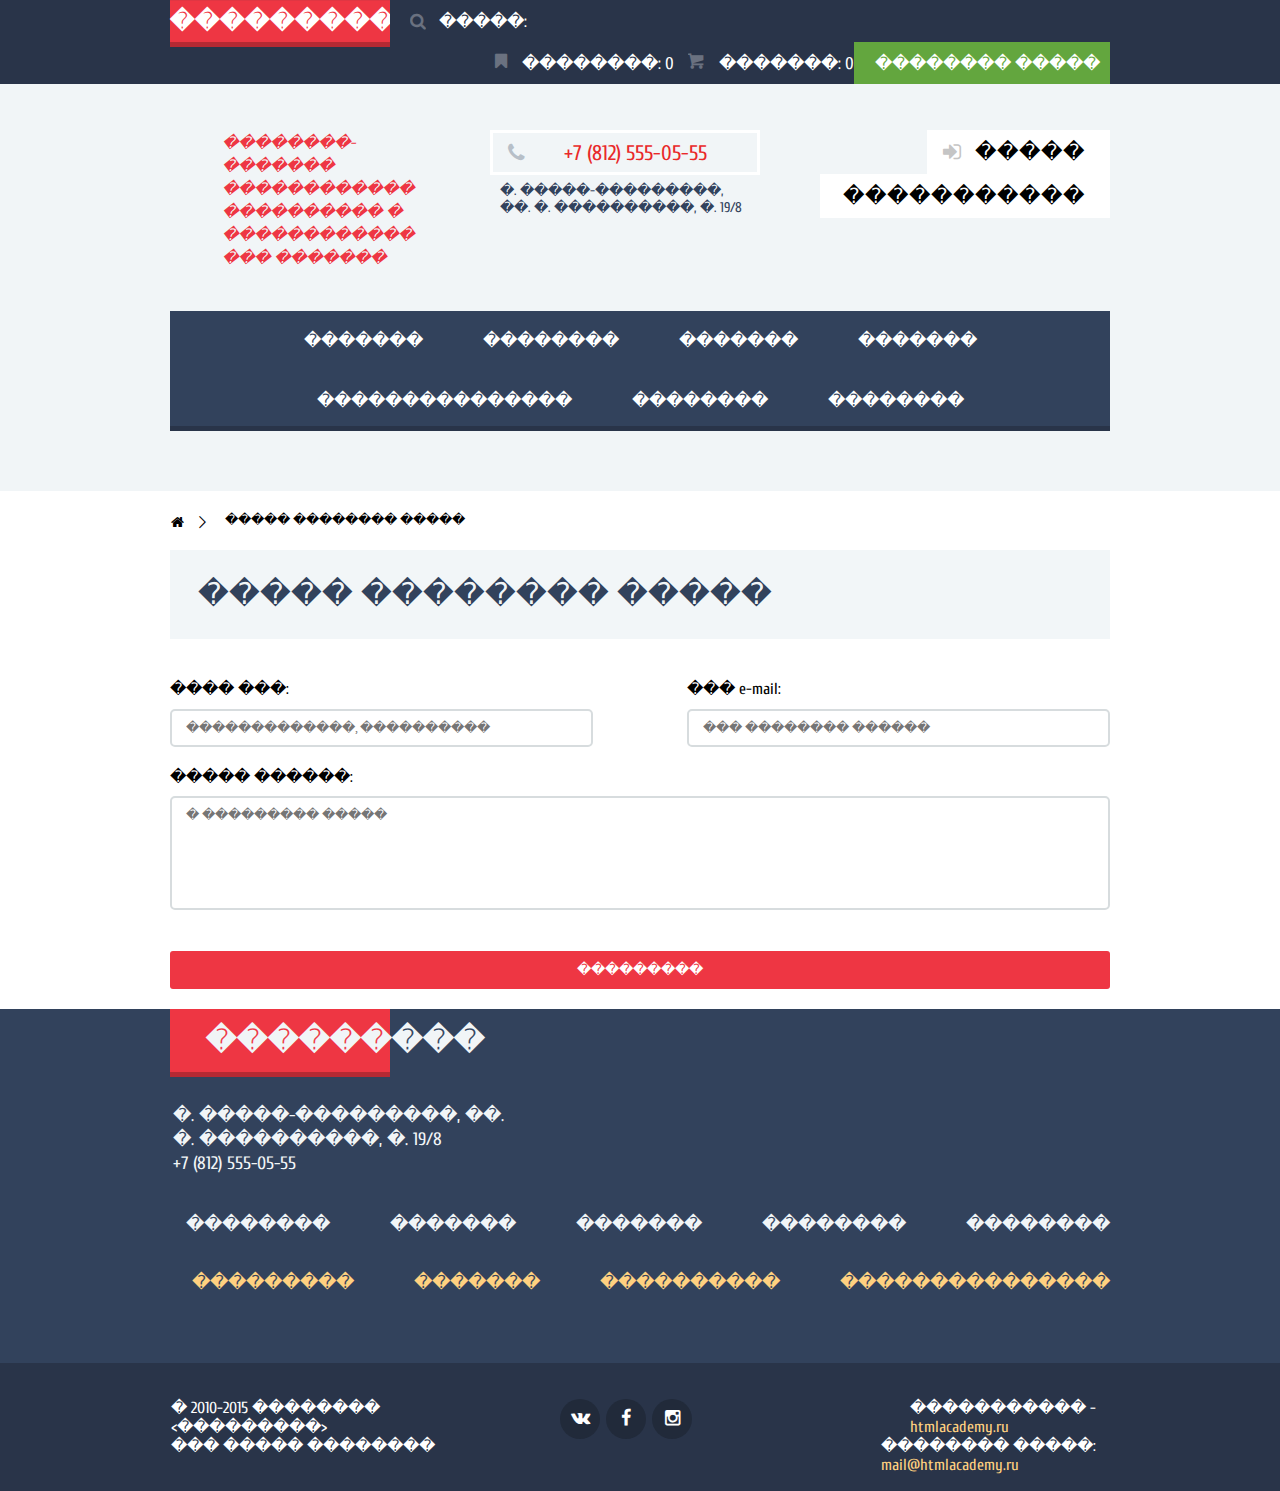
<file: Technomart/writeus.html>
﻿<!DOCTYPE html>
<head>
	<title>��������� - ��������-�������</title>
	<meta charset="UTF-8">
	<link href="https://fonts.googleapis.com/css?family=PT+Sans:400,700|Cuprum:400,700,400italic&subset=cyrillic,latin" rel="stylesheet" type="text/css">
	<link rel="stylesheet" href="css/normalize.css">
	<link rel="stylesheet" href="css/style.css">
</head>
<body>
	<header class="main-header">
		<div class="header-top-panel">
			<div class="container clearfix">
				<a class="logo header-logo" href="index.html">���������</a>
				<form class="header-search-form" action="#" method="post">
					<div class="header-search">
						<input type="text" name="search" id="search" class="search-input" placeholder="�����:">						
						<button type="submit" class="search-btn">&#x1f50d;</button>
					</div>
				</form>
				<div class="top-panel-right-side">
					<a class="icon-bookmark top-menu-item" href="#">��������: <span class="bookmark-count">0</span></a>
					<a class="icon-basket top-menu-item" href="#">�������: <span class="basket-count">0</span></a>
					<a class="btn-order" href="#">�������� �����</a>
				</div>
			</div>
		</div>

		<div class="header-middle-panel container clearfix">
			<p class="shop-description">��������-������� ������������ ���������� � ������������ ��� �������</p>
			<div class="header-contacts">
				<p class="icon-phone phone-number">+7 (812) 555-05-55</p>
				<p class="header-address">�. �����-���������, ��. �. ����������, �. 19/8</p>
			</div>
			<div class="login-menu">
				<a class="icon-login login-menu-btn" href="#">�����</a>
				<a class="login-menu-btn" href="#">�����������</a>
			</div>
		</div>
		<nav class="main-menu container">
			<ul>
				<li><a href="index.html">�������</a></li>
				<li><a href="#">�������� </a></li>
				<li><a href="catalog.html">�������</a></li>
				<li><a href="#">�������</a></li>
				<li><a href="#">���������������</a></li>
				<li><a href="#">��������</a></li>
				<li><a href="#">��������</a></li>
			</ul>
		</nav>
	</header>

	<div class="container clearfix">
		<ul class="breadcrumbs">
			<li><a class="icon-home" href="index.html">������� ��������</a></li>
			<li><span class="icon-right">����� �������� �����</span></li>
		</ul>

		<h1 class="catalog-title">����� �������� �����</h1>		
		
		<form action="echo" method="post" class="write-form">
			<div class="top-part">
				<div class="clearfix write-us-columns">
					<div class="column">
						<label for="your-name">���� ���:</label>
						<input class="your-name" type="text" name="your-name" id="your-name" placeholder="�������������, ����������" required>
					</div>
					<div class="column">
						<label for="your-email">��� e-mail:</label>
						<input class="your-email" type="text" name="your-email" id="your-email" placeholder="��� �������� ������" required>
					</div>
				</div>
				<label for="e-mail-text">����� ������:</label>
				<textarea class="e-mail-text" name="e-mail-text" id="e-mail-text" placeholder="� ��������� �����" required></textarea>
			</div>
			<button type="submit" name="send-btn" class="btn write-page-send-btn">���������</button>
		</form>	
	</div>

	<footer class="main-footer">
		<div class="footer-top-panel">
			<div class="container clearfix">
				<div class="footer-contacts">
					<a class="logo footer-logo" href="index.html">���������</a>
					<p>
						�. �����-���������, ��. �. ����������, �. 19/8<br>
						+7 (812) 555-05-55
					</p>
				</div>

				<div class="footer-menu">
					<ul class="footer-menu-top-part">
						<li><a href="#">��������</a></li>
						<li><a href="#">�������</a></li>
						<li><a href="catalog.html">�������</a></li>
						<li><a href="#">��������</a></li>
						<li><a href="#">��������</a></li>
					</ul>
					<ul class="footer-menu-bottom-part">
						<li><a href="#">���������</a></li>
						<li><a href="#">�������</a></li>
						<li><a href="#">����������</a></li>
						<li><a href="#">���������������</a></li>
					</ul>
				</div>
			</div>
		</div>

		<div class="footer-bottom-panel">
			<div class="container clearfix">
				<p class="copyright">
					� 2010-2015 �������� <���������><br>
					��� ����� ��������
				</p>

				<div class="social-buttons">
					<a class="btn-social" href="#"><i class="icon-vk"></i>Vkontakte</a>
					<a class="btn-social" href="#"><i class="icon-facebook"></i>Facebook</a>
					<a class="btn-social" href="#"><i class="icon-instagramm"></i>Instagram</a>
				</div>

				<div class="studio-contacts site">
					<p>
						����������� - <br>
						<a href="http://htmlacademy.ru">htmlacademy.ru</a>
					</p>
				</div>

				<div class="studio-contacts">
					<p>
						�������� �����: <br>
						<a href="mailto:mail@htmlacademy.ru">mail@htmlacademy.ru</a>
					</p>
				</div>
			</div>
		</div>
	</footer>
	<script src="js/main.js"></script>	
</body>
</html>
</file>
<file: Technomart/css/style.css>
/* Иконочный шрифт - начало */

@font-face {
  font-family: "symbols-technomart";
  src: url("../font/symbols-technomart.eot?22619757");
  src: url("../font/symbols-technomart.eot?22619757#iefix") format("embedded-opentype"), url("../font/symbols-technomart.woff?22619757") format("woff"), url("../font/symbols-technomart.ttf?22619757") format("truetype"), url("../font/symbols-technomart.svg?22619757#symbols-technomart") format("svg");
  font-weight: normal;
  font-style: normal;
}

[class^="icon-"]:before, [class*=" icon-"]:before {
  font-family: "symbols-technomart";
  font-style: normal;
  font-weight: normal;
  speak: none;
  display: inline-block;
  vertical-align: top;
  text-decoration: inherit;
  width: 1em;
  margin-right: .2em;
  text-align: center;
  font-variant: normal;
  text-transform: none;
  line-height: 1em;
  margin-left: .2em;
}
.icon-left:before {
  content: "\3c";
}
/* "&lt;" */
.icon-right:before {
  content: "\3e";
}
/* "&gt;" */
.icon-basket:before {
  content: "\62";
}
/* "b" */
.icon-facebook:before {
  content: "\66";
}
/* "f" */
.icon-twitter:before {
  content: "\74";
}
/* "t" */
.icon-vk:before {
  content: "\76";
}
/* "v" */
.icon-up:before {
  content: "\2c4";
}
/* "˄" */
.icon-down:before {
  content: "\2c5";
}
/* "˅" */
.icon-left-big:before {
  content: "\2190";
}
/* "←" */
.icon-right-big:before {
  content: "\2192";
}
/* "→" */
.icon-login:before {
  content: "\2386";
}
/* "⎆" */
.icon-logout:before {
  content: "\241b";
}
/* "␛" */
.icon-up-dir:before {
  content: "\25b2";
}
/* "▲" */
.icon-down-dir:before {
  content: "\25bc";
}
/* "▼" */
.icon-circle:before {
  content: "\25cb";
}
/* "○" */
.icon-circle-dot:before {
  content: "\25cf";
}
/* "●" */
.icon-star:before {
  content: "\2605";
}
/* "★" */
.icon-check-off:before {
  content: "\2610";
}
/* "☐" */
.icon-check-on:before {
  content: "\2611";
}
/* "☑" */
.icon-youtube:before {
  content: "\f39e";
}
/* "" */
.icon-home:before {
  content: "🏠";
}
/* "\1f3e0" */
.icon-user:before {
  content: "👨";
}
/* "\1f468" */
.icon-phone:before {
  content: "📞";
}
/* "\1f4de" */
.icon-instagramm:before {
  content: "📷";
}
/* "\1f4f7" */
.icon-search:before {
  content: "🔍";
}
/* "\1f50d" */
.icon-bookmark:before {
  content: "🔖";
}
/* Иконочный шрифт - конец */


/*properties of index.html*/

html, body {
  min-width: 960px;
  padding: 0;
  font-family: "Cuprum", "Arial", sans-serif;
}
p, h1, h2, h3 {
  padding: 0;
  margin: 0;
}
.container {
  width: 940px;
  margin: 0 auto;
}
.clearfix:before,
.clearfix:after {
  content: "";
  display: table;
  clear: both;
}


/*header*/

.main-header {
  font-size: 17px;
  padding-bottom: 60px;
  background: #f1f5f7;
}
.main-header a {
  text-decoration: none;
}
.header-top-panel {
  background: #293449;
  color: #fff;
  margin-bottom: 46px;
}
.header-top-panel a {
  color: #fff;
  -webkit-box-sizing: border-box;
     -moz-box-sizing: border-box;
          box-sizing: border-box;
}
.logo {
  display: block;
  float: left;
  width: 220px;
  height: 42px;
  padding-top: 10px;
  font-weight: 700;
  font-size: 24px;
  line-height: 24px;
  text-transform: uppercase;
  background: #ee3643;
  text-align: center;
  -webkit-box-shadow: 0 5px 0 0 #b52933;
          box-shadow: 0 5px 0 0 #b52933;
}
.header-logo {
  -webkit-box-shadow: 0 5px 0 0 #b52933, inset 0 1px 0 0 #e03643;
          box-shadow: 0 5px 0 0 #b52933, inset 0 1px 0 0 #e03643;
}
.header-logo:hover {
  background: #ca2c37;
  -webkit-box-shadow: 0 5px 0 0 #bf2d38, inset 0 1px 0 0 #9a212a;
          box-shadow: 0 5px 0 0 #bf2d38, inset 0 1px 0 0 #9a212a;
}
.header-logo:active {
  background: #ba2732;
  -webkit-box-shadow: 0 5px 0 0 #b02834, inset 0 1px 0 0 #8e1e26;
          box-shadow: 0 5px 0 0 #b02834, inset 0 1px 0 0 #8e1e26;
}
.header-search-form {
  float: left;
  width: 270px;
  position: relative;
}
.header-search-form .search-btn {
  position: absolute;
  font-family: "symbols-technomart";
  font-size: 17px;
  line-height: 18px;
  top: 12px;
  left: 14px;
  opacity: 0.3;
  border: none;
  outline: none;
  background: none;
}
.search-input {
  -webkit-box-sizing: border-box;
     -moz-box-sizing: border-box;
          box-sizing: border-box;
  width: 100%;
  height: 42px;
  border: none;
  padding: 0;
  padding-left: 49px;
  padding-right: 10px;
  background: #293449;
  font-family: "Cuprum", "Aria", sans-serif;
  font-size: 17px;
  color: #fff;
  outline: none;
}
.search-input:hover {
  background: #212a3a;
}
.search-input:focus {
  background: #fff;
  color: #000;
}
.search-input::-webkit-input-placeholder {
  color: #fff;
}
.search-input::-moz-placeholder {
  color: #fff;
}
.search-input:-moz-placeholder {
  color: #fff;
}
.search-input:-ms-input-placeholder {
  color: #fff;
}
.search-input:focus::-webkit-input-placeholder {
  color: #000;
}
.search-input:focus::-moz-placeholder {
  color: #000;
}
.search-input:focus:-moz-placeholder {
  color: #000;
}
.search-input:focus:-ms-input-placeholder {
  color: #000;
}
.search-input:hover + .search-btn,
.search-btn:hover {
  opacity: 1;
}
.search-input:focus + .search-btn {
  opacity: 1;
  color: #ee3643;
}
.top-panel-right-side {
  float: right;
  font-size: 0;
}
.top-panel-right-side a {
  font-size: 17px;
  display: inline-block;
  vertical-align: top;
  -webkit-box-sizing: border-box;
     -moz-box-sizing: border-box;
          box-sizing: border-box;
  height: 42px;
  min-width: 150px;
  padding-top: 11px;
  padding-left: 45px;
  position: relative;
}
.top-panel-right-side .btn-order {
  background: #63a63e;
  padding-right: 10px;
  padding-left: 21px;
}
.top-panel-right-side .btn-order:hover {
  background: #5fbb2d;
}
.top-panel-right-side .btn-order:active {
  background: #518534;
  opacity: 0.51;
}
.top-panel-right-side .icon-bookmark {
  padding-left: 43px;
  min-width: 150px;
}
.top-menu-item:before {
  position: absolute;
  left: 10px;
  color: #fff;
  opacity: 0.3;
}
.top-menu-item:active {
  opacity: 0.6;
  background: #161d29;
}
.top-menu-item:hover:before {
  opacity: 1;
}
.top-menu-item:active:before {
  opacity: 0.5;
}
.top-menu-item.not-empty {
  background: #ee3643;
}


/*Middle of the header*/

.header-middle-panel {
  padding-bottom: 41px;
}
.header-middle-panel .shop-description {
  float: left;
  width: 192px;
  padding-top: 2px;
  padding-left: 52px;
  padding-right: 61px;
  font-style: italic;
  font-size: 16px;
  line-height: 23px;
  color: #ee3643;
}
.header-middle-panel .header-contacts {
  float: left;
}
.header-middle-panel .phone-number {
  margin-left: 15px;
  margin-bottom: 7px;
  padding-top: 8px;
  padding-left: 71px;
  color: #e9292a;
  font-size: 21px;
  border: 3px solid #fff;
  -webkit-box-sizing: border-box;
     -moz-box-sizing: border-box;
          box-sizing: border-box;
  width: 270px;
  min-height: 45px;
  position: relative;
}
.header-middle-panel .phone-number:before {
  position: absolute;
  left: 8px;
  top: 9px;
  color: #b7bfc8;
}
.header-middle-panel .header-address {
  font-size: 14px;
  color: #32425c;
  margin-left: 25px;
  max-width: 255px;
}
.login-menu {
  float: right;
  -webkit-box-sizing: border-box;
     -moz-box-sizing: border-box;
          box-sizing: border-box;
  width: 330px;
  text-align: right;
  font-size: 0;
}
.login-menu a:hover {
  color: #ee3643;
}
.login-menu a:hover:before {
  color: #32425c;
}
.login-menu a:active {
  color: rgba(0, 0, 0, 0.3);
}
.login-menu a:active:before {
  opacity: 1;
  color: #c5c5c5;
}
.login-menu-btn {
  display: inline-block;
  vertical-align: top;
  font-size: 21px;
  color: #000;
  background: #fff;
  padding-top: 10px;
  padding-bottom: 10px;
  padding-right: 25px;
  padding-left: 23px;
  margin-left: 10px;
  position: relative;
}
.login-menu-btn:before {
  position: absolute;
  left: 10px;
  top: 11px;
  color: #c5c5c5;
}
.icon-login {
  padding-left: 48px;
}
.user-menu {
  float: right;
  text-align: right;
  width: 300px;
  font-size: 0;
}
.user-menu a {
  display: inline-block;
  vertical-align: top;
}
.user-menu-name {
  font-size: 21px;
  line-height: 24px;
  color: #000;
  background: #fff;
  padding-left: 47px;
  padding-top: 10px;
  -webkit-box-sizing: border-box;
     -moz-box-sizing: border-box;
          box-sizing: border-box;
  min-height: 45px;
  width: 260px;
  text-align: left;
  position: relative;
}
.user-menu-name:before {
  position: absolute;
  font-size: 18px;
  color: #c5c5c5;
  left: 12px;
  top: 12px;
}
.user-menu-logout-btn {
  -webkit-box-sizing: border-box;
     -moz-box-sizing: border-box;
          box-sizing: border-box;
  height: 45px;
  width: 40px;
  background: #fff;
  position: relative;
}
.user-menu-logout-btn:before {
  position: absolute;
  font-size: 22px;
  color: #c5c5c5;
  top: 11px;
  right: 4px;
}
.user-menu-ref {
  margin-top: 7px;
  text-align: left;
}
.user-menu-ref a {
  font-size: 16px;
  line-height: 18px;
  color: #32425c;
  text-decoration: underline;
}
.user-menu-ref a:hover {
  color: #ee3643;
}
.user-menu-ref a:active {
  color: #c5c5c5;
}
.my-orders {
  margin-left: 19px;
  margin-right: 32px;
  position: relative;
}
.my-orders:after {
  content: "";
  width: 4px;
  height: 4px;
  background-color: #32425c;
  -webkit-border-radius: 50%;
          border-radius: 50%;
  position: absolute;
  right: -19px;
  top: 8px;
}
.user-menu-name:hover:before,
.user-menu-logout-btn:hover:before {
  color: #32425c;
}
.user-menu-name:active,
.user-menu-name:active:before,
.user-menu-logout-btn:active:before {
  color: #c5c5c5;
}


/*Lower header*/

.main-menu {
  background: #32425c;
  -webkit-box-shadow: inset 0 -5px 0 0 #293449;
          box-shadow: inset 0 -5px 0 0 #293449;
}
.main-menu ul {
  margin: 0;
  padding: 0;
  min-height: 60px;
  list-style: none;
  font-size: 0px;
  text-align: center;
}
.main-menu li {
  display: inline-block;
  vertical-align: top;
}
.main-menu a {
  display: block;
  -webkit-box-sizing: border-box;
     -moz-box-sizing: border-box;
          box-sizing: border-box;
  padding-left: 30px;
  padding-right: 30px;
  padding-top: 19px;
  min-height: 60px;
  color: #fff;
  font-size: 17px;
}
.main-menu a:hover {
  background: #293449;
}
.main-menu a:active {
  background: #1d2739;
  color: rgba(255, 255, 255, 0.5);
}


/*Angle "new" on image*/

.newness {
  position: relative;
}
.newness:after {
  content: "";
  background: url("../img/sprite.png") no-repeat;
  background-position: -100px -421px;
  position: absolute;
  width: 60px;
  height: 59px;
  top: 0;
  right: 0;
}


/*Catalog goods*/

.catalog-item {
  display: inline-block;
  vertical-align: top;
  -webkit-box-sizing: border-box;
     -moz-box-sizing: border-box;
          box-sizing: border-box;
  width: 220px;
  min-height: 318px;
  border: 1px solid #e5e5e5;
  font-family: "PT Sans", "Arial", sans-serif;
  font-size: 18px;
  line-height: 22px;
  font-weight: 700;
  color: #000;
  text-align: center;
  position: relative;
}
.catalog-item img {
  max-width: 218px;
  max-height: 97px;
}
.catalog-item:after {
  top: -1px;
  right: -1px;
}
.catalog-item:hover .catalog-item-actions {
  display: block;
}
.catalog-item:hover {
  -webkit-box-shadow: 0 10px 15px 3px rgba(41, 52, 73, 0.5);
          box-shadow: 0 10px 15px 3px rgba(41, 52, 73, 0.5);
}
.catalog-image {
  margin-top: 35px;
  margin-bottom: 40px;
  min-height: 101px;
}
.catalog-item-title {
  padding-left: 20px;
  padding-right: 20px;
  margin-bottom: 8px;
}
.catalog-old-price {
  font-size: 17px;
  line-height: 20px;
  color: #999;
  text-decoration: line-through;
  margin-bottom: 10px;
}
.catalog-price {
  font-size: 18px;
  line-height: 22px;
  color: #fff;
  background: #ee3643;
  padding: 8px 30px;
  width: 80px;
  margin-left: 41px;
  -webkit-border-radius: 3px;
          border-radius: 3px;
  position: relative;
}
.catalog-item-title + .catalog-price {
  margin-top: 38px;
}
.catalog-price:after {
  width: 0;
  height: 0;
  content: "";
  border: 19px solid #fff;
  border-left-color: #ee3643;
  position: absolute;
  top: 0;
  right: -20px;
}
.catalog-item-actions {
  display: none;
  position: absolute;
  top: 0;
  left: 0;
  width: 218px;
  height: 88px;
  padding: 43px 0;
  background-color: #fff;
}
.catalog-item-actions .buy,
.catalog-item-actions .bookmark {
  font-family: "Cuprum", "Arial", sans-serif;
  font-size: 14px;
  line-height: 18px;
  display: block;
  width: 135px;
  margin: 0 auto;
  margin-bottom: 8px;
  padding: 10px 0;
  text-decoration: none;
  text-transform: uppercase;
  color: #fff;
  -webkit-border-radius: 3px;
          border-radius: 3px;
  background-color: #63a63e;
}
.catalog-item-actions .buy {
  -webkit-box-shadow: inset 0 -3px 0 #367315;
          box-shadow: inset 0 -3px 0 #367315;
  position: relative;
}
.catalog-item-actions .buy:before {
  position: absolute;
  left: 8px;
  top: 9px;
  opacity: 0.3;
  font-size: 17px;
  line-height: 18px;
}
.catalog-item-actions .buy:hover {
  background: #5fbb2d;
}
.catalog-item-actions .buy:hover:before {
  opacity: 1;
}
.catalog-item-actions .buy:active {
  background: #518534;
  -webkit-box-shadow: none;
          box-shadow: none;
}
.catalog-item-actions .bookmark {
  width: 129px;
  padding: 7px 0;
  color: #32425c;
  border: 3px solid #63a63e;
  background-color: #fff;
}
.catalog-item-actions .bookmark:hover {
  border-color: #32425c;
}
.catalog-item-actions .bookmark:active {
  border-color: #32425c;
  opacity: 0.3;
}
.btn {
  display: inline-block;
  vertical-align: top;
  -webkit-box-sizing: border-box;
     -moz-box-sizing: border-box;
          box-sizing: border-box;
  min-height: 38px;
  text-align: center;
  padding: 10px 5px;
  color: #fff;
  text-transform: uppercase;
  font-size: 14px;
  line-height: 18px;
  background: #ee3643;
  text-decoration: none;
  -webkit-border-radius: 3px;
          border-radius: 3px;
  border: none;
  outline: none;
}
.btn:hover {
  background: #ca2c37;
}
.btn:active {
  background: #ba2732;
}


/*Main-content*/

.promo-blocks {
  margin-top: 59px;
}
.product-kinds {
  margin-bottom: 20px;
}
.promo-block {
  -webkit-box-sizing: border-box;
     -moz-box-sizing: border-box;
          box-sizing: border-box;
  width: 300px;
  min-height: 123px;
  padding-top: 20px;
  padding-left: 23px;
  position: relative;
}
.promo-block p {
  font-size: 24px;
  line-height: 30px;
  color: #fff;
  font-weight: 700;
  margin-bottom: 12px;
}
.promo-block a {
  display: block;
  font-size: 14px;
  line-height: 18px;
  -webkit-box-sizing: border-box;
     -moz-box-sizing: border-box;
          box-sizing: border-box;
  width: 138px;
  height: 38px;
  padding-top: 11px;
  color: #fff;
  text-decoration: none;
  text-transform: uppercase;
  background: rgba(0, 0, 0, 0.1);
  text-align: center;
  -webkit-border-radius: 4px;
          border-radius: 4px;
}
.promo-block a:hover {
  background: rgba(0, 0, 0, 0.2);
}
.promo-block a:active {
  background: rgba(0, 0, 0, 0.3);
}
.promo-block:before {
  content: "";
  background: url("../img/sprite.png") no-repeat;
  position: absolute;
  width: 78px;
  height: 72px;
}
.promo-block.materials {
  background: #f6b22d;
  margin-right: 20px;
}
.promo-block.materials:before {
  background-position: 0 -200px;
  top: 31px;
  right: 9px;
}
.promo-block.tools {
  background: #4aafde;
}
.promo-block.tools:before {
  background-position: 0 -401px;
  top: 33px;
  right: 25px;
}
.promo-block.equipment {
  background: #cc79d1;
}
.promo-block.equipment:before {
  background-position: -1px -101px;
  top: 31px;
  right: 31px;
}
.promo-block.sale {
  background: #85d179;
  margin-bottom: 20px;
}
.promo-block.sale:before {
  background-position: 0 -299px;
  top: 26px;
  right: 26px;
}
.promo-block.delivery {
  background: #f6b22d;
}
.promo-block.delivery:before {
  background-position: 0 0;
  top: 32px;
  right: 31px;
}
.product-kinds .materials {
  float: left;
}
.product-kinds .tools {
  float: left;
}
.product-kinds .equipment {
  float: right;
}


/*Slider*/

.promo-slider-and-actions {
  margin-bottom: 53px;
}
.promo-slider-and-actions .actions {
  float: right;
}
.promo-slider {
  float: left;
  background: green;
  -webkit-box-sizing: border-box;
     -moz-box-sizing: border-box;
          box-sizing: border-box;
  width: 620px;
  height: 266px;
  overflow: hidden;
  position: relative;
}
.promo-slider input {
  display: none;
}
.promo-slider .slides {
  width: 1240px;
}
.promo-slider img {
  float: left;
  width: 620px;
  height: 266px;
}
.promo-slider .open-catalog-btn {
  position: absolute;
  width: 195px;
  left: 25px;
  bottom: 22px;
  z-index: 10;
}
.promo-slider .arrow-left,
.promo-slider .arrow-right {
  position: absolute;
  font-family: "symbols-technomart";
  font-size: 45px;
  color: #fff;
  cursor: pointer;
}
.promo-slider .arrow-left {
  left: 25px;
  top: 109px;
}
.promo-slider .arrow-right {
  right: 21px;
  top: 109px;
}
.promo-slide-title {
  opacity: 0;
  position: absolute;
  left: 25px;
  top: 23px;
}
.promo-slide-title h2 {
  font-weight: 700;
  font-size: 36px;
  line-height: 36px;
  color: #fff;
  text-transform: uppercase;
}
.promo-slide-title p {
  font-size: 18px;
  line-height: 24px;
  color: #fff;
}
.slider-switcher {
  position: absolute;
  width: 100%;
  left: 0;
  bottom: 36px;
  z-index: 5;
  text-align: center;
}
.slider-switcher label {
  font-size: 0;
  display: inline-block;
  vertical-align: top;
  width: 6px;
  height: 6px;
  margin: 0 3px;
  background: #fff;
  cursor: pointer;
  border: 2px solid #fff;
  -webkit-border-radius: 50%;
          border-radius: 50%;
  -webkit-box-shadow: 0px 0px 2px rgba(0, 0, 0, 0.8);
          box-shadow: 0px 0px 2px rgba(0, 0, 0, 0.8);
}

#slide-1:checked ~ .promo-slide-title.slide-1,
#slide-2:checked ~ .promo-slide-title.slide-2 {
  opacity: 1;
}
#slide-1:checked ~ .slider-switcher label[for="slide-1"],
#slide-2:checked ~ .slider-switcher label[for="slide-2"] {
  background: #ee3643;
}
#slide-1:checked ~ .arrow-left,
#slide-2:checked ~ .arrow-right {
  opacity: 0.3;
}
#slide-1:checked ~ .slides {
  -webkit-transform: translate(0);
      -ms-transform: translate(0);
          transform: translate(0);
}
#slide-2:checked ~ .slides {
  -webkit-transform: translate(-620px);
      -ms-transform: translate(-620px);
          transform: translate(-620px);
}
.section-title {
  -webkit-box-sizing: border-box;
     -moz-box-sizing: border-box;
          box-sizing: border-box;
  min-height: 89px;
  background: #f7f3ec;
  padding-left: 28px;
  padding-right: 24px;
  padding-top: 25px;
  padding-bottom: 25px;
  margin-bottom: 20px;
}
.section-title h2 {
  float: left;
  text-transform: uppercase;
  font-size: 30px;
  line-height: 36px;
  font-weight: 400;
  color: #32425c;
  max-width: 520px;
}
.section-title .section-title-btn {
  float: right;
  width: 253px;
}


/*Popular goods*/

.popular-catalog-items {
  font-size: 0;
}
.popular-catalog-items .catalog-item {
  margin-right: 20px;
  margin-bottom: 21px;
}
.popular-catalog-items .catalog-item:nth-child(4n) {
  margin-right: 0;
}
/*Brands*/
.popular-brands {
  font-size: 0;
}
.popular-brands .catalog-brand {
  margin-right: 20px;
  margin-bottom: 20px;
}
.popular-brands .catalog-brand:nth-child(4n) {
  margin-right: 0;
}
.popular-brands .catalog-brand:last-child {
  margin-bottom: 85px;
}
.catalog-brand {
  display: inline-block;
  vertical-align: top;
  -webkit-box-sizing: border-box;
     -moz-box-sizing: border-box;
          box-sizing: border-box;
  width: 220px;
  min-height: 145px;
  border: 1px solid #e5e5e5;
}
.catalog-brand img {
  max-width: 218px;
  max-height: 143px;
}
.catalog-brand:hover {
  border: none;
  -webkit-box-shadow: 0 7px 20px 3px rgba(41, 52, 73, 0.5);
          box-shadow: 0 7px 20px 3px rgba(41, 52, 73, 0.5);
}
.catalog-brand:active {
  -webkit-box-shadow: 0 3px 10px 3px rgba(41, 52, 73, 0.5);
          box-shadow: 0 3px 10px 3px rgba(41, 52, 73, 0.5);
  opacity: 0.3;
}


/*Services*/

.services {
  background: #f2f6f8;
  margin-bottom: 76px;
}
.services-top-level {
  padding-top: 62px;
}
.services-title {
  font-size: 30px;
  line-height: 35px;
  text-transform: uppercase;
  margin-bottom: 23px;
}
.services-description {
  font-family: "PT Sans", "Arial", sans-serif;
  font-size: 13px;
  line-height: 24px;
  margin-bottom: 69px;
}
.services-bottom-level input {
  display: none;
}
.services-bottom-level .services-info {
  display: none;
  float: left;
  padding-left: 80px;
  width: 620px;
  min-height: 285px;
}
.tabs {
  float: left;
  width: 240px;
  position: relative;
}
.tabs ul {
  list-style: none;
  padding: 0;
  margin: 0;
}
.tabs label {
  display: block;
  text-decoration: none;
  -webkit-box-sizing: border-box;
     -moz-box-sizing: border-box;
          box-sizing: border-box;
  width: 240px;
  min-height: 61px;
  padding-top: 17px;
  padding-left: 22px;
  background: #32425c;
  -webkit-box-shadow: inset 0px 1px #405069, inset 0px -1px #293449;
          box-shadow: inset 0px 1px #405069, inset 0px -1px #293449;
  color: #fff;
  font-weight: 700;
  font-size: 21px;
  line-height: 25px;
  cursor: pointer;
}
.tabs label:hover {
  background: #293449;
}
.tabs:after {
  content: "";
  background: url("../img/sprite.png") no-repeat;
  background-position: -101px 0;
  width: 10px;
  height: 272px;
  position: absolute;
  top: -40px;
  right: 0;
}
.services-info-title {
  font-size: 36px;
  line-height: 30px;
  color: #32425c;
  text-transform: uppercase;
  margin-bottom: 30px;
}
.services-info-text {
  font-family: "PT Sans", "Arial", sans-serif;
  font-size: 13px;
  line-height: 24px;
}
.delivery {
  background: url("../img/delivery-bg.png") no-repeat 231px 24px;
}
.guarantee {
  background: url("../img/guarantee-bg.png") no-repeat 316px 0;
}
.credit {
  background: url("../img/credit-bg.png") no-repeat 220px 0;
}
.credit .btn {
  width: 195px;
  margin-top: 25px;
}


/*Tab's*/

#tab-delivery:checked ~ .delivery,
#tab-guarantee:checked ~ .guarantee,
#tab-credit:checked ~ .credit {
  display: block;
}
#tab-delivery:checked ~ .tabs label[for="tab-delivery"],
#tab-guarantee:checked ~ .tabs label[for="tab-guarantee"],
#tab-credit:checked ~ .tabs label[for="tab-credit"] {
  background: #fff;
  color: #32425c;
  -webkit-box-shadow: none;
          box-shadow: none;
}


/*About company and map*/

.about-company .btn {
  margin-bottom: 86px;
}
.about-company-description {
  float: left;
  -webkit-box-sizing: border-box;
     -moz-box-sizing: border-box;
          box-sizing: border-box;
  width: 550px;
}
.about-company-description ul {
  list-style: none;
  padding: 0;
  margin-top: 22px;
  margin-bottom: 37px;
}
.about-company-description li {
  padding-left: 36px;
  margin-bottom: 20px;
  font-size: 18px;
  line-height: 20px;
  position: relative;
}
.about-company-description li:before {
  content: "";
  position: absolute;
  width: 25px;
  border-bottom: 2px solid #fb565a;
  left: 0px;
  top: 10px;
}
.about-company-title {
  font-size: 30px;
  line-height: 35px;
  text-transform: uppercase;
}
.about-company-text {
  font-family: "PT Sans", "Arial", sans-serif;
  font-size: 13px;
  line-height: 24px;
  margin-top: 23px;
}
.about-company-contacts {
  float: right;
  -webkit-box-sizing: border-box;
     -moz-box-sizing: border-box;
          box-sizing: border-box;
  width: 300px;
}
.about-company-contacts .about-company-text {
  margin-bottom: 32px;
}
.map {
  margin-bottom: 35px;
}
.map img {
  width: 300px;
  height: 158px;
}
.about-company-btn {
  width: 220px;
}
.write-us-btn {
  width: 300px;
}


/*For catalog.html*/

.breadcrumbs {
  font-family: "PT Sans", "Arial", sans-serif;
  font-size: 13px;
  line-height: 15px;
  text-transform: uppercase;
  list-style: none;
  padding: 0;
  margin-top: 21px;
  margin-bottom: 18px;
}
.breadcrumbs li {
  display: inline-block;
  vertical-align: top;
}
.breadcrumbs li:first-child {
  font-size: 0;
}
.breadcrumbs a {
  text-decoration: none;
  color: #000;
}
.breadcrumbs a:before,
.breadcrumbs span:before {
  font-size: 14px;
  line-height: 20px;
  margin-right: 16px;
  margin-left: 8px;
}
.breadcrumbs .icon-home:before {
  margin: 0;
}
.catalog-title {
  text-transform: uppercase;
  font-size: 30px;
  line-height: 35px;
  font-weight: 400;
  color: #32425c;
  background: #f2f6f8;
  padding: 27px 28px;
  margin-bottom: 20px;
}
.filter-title, .catalog-items-sort-bar {
  font-family: "PT Sans", "Arial", sans-serif;
  font-size: 13px;
  line-height: 18px;
  padding-top: 9px;
  padding-bottom: 11px;
  padding-left: 19px;
  padding-right: 19px;
  font-weight: 400;
  text-transform: uppercase;
  background: #f7f3ec;
}
.catalog-items-sort-bar {
  position: relative;
  font-size: 0;
  -webkit-box-sizing: border-box;
     -moz-box-sizing: border-box;
          box-sizing: border-box;
  min-height: 38px;
  padding-bottom: 9px;
}
.catalog-items-sort-bar ul {
  margin: 0;
  padding: 0;
  list-style: none;
  display: inline-block;
}
.catalog-items-sort-bar li {
  display: inline-block;
  vertical-align: top;
  font-size: 13px;
  margin-left: 10px;
}
.catalog-items-sort-bar a {
  text-decoration: none;
  border-bottom: 1px dotted #ee3643;
  opacity: 0.3;
  color: #000;
}
.catalog-items-sort-bar a:hover {
  opacity: 1;
  border-bottom: 1px solid #ee3643;
}
.catalog-items-sort-bar > span {
  display: inline-block;
  vertical-align: top;
  font-size: 13px;
  opacity: 1;
  border: none;
}
.catalog-items-sort-bar > span:hover {
  border: none;
}
.catalog-items-sort-bar .sort {
  width: 211px;
}
.catalog-items-sort-bar .sort-active {
  opacity: 1;
  border: none;
  color: #ee3643;
}
.catalog-items-sort-bar .sort-active:hover {
  border: none;
}
.catalog-items-sort-bar .sort-by-price {
  width: 112px;
}
.catalog-items-sort-bar .sort-by-type {
  width: 108px;
}
.catalog-items-sort-bar .sort-by-functional {
  width: 150px;
}
.sort-up,
.sort-down {
  font-family: "symbols-technomart";
  border: none;
  position: absolute;
}
.sort-up a,
.sort-down a {
  font-size: 23px;
  line-height: 5px;
  border: none;
}
.sort-up a:hover,
.sort-down a:hover {
  border: none;
}
.sort-up {
  right: 49px;
  top: 13px;
}
.sort-down {
  right: 16px;
  top: 13px;
}
.filter-title {
  margin-bottom: 15px;
}
.catalog-filter {
  float: left;
  width: 220px;
  margin-bottom: 60px;
}
.filter-section-title {
  font-family: "PT Sans", "Arial", sans-serif;
  font-size: 17px;
  line-height: 20px;
  font-weight: 700;
  text-transform: uppercase;
}


/*Price toddler*/

.filter-price-range {
  width: 220px;
  border-bottom: 1px solid #e5e5e5;
  padding-bottom: 25px;
  margin-bottom: 20px;
}
.filter-range-controls {
  position: relative;
  margin-top: 20px;
  -webkit-box-sizing: border-box;
     -moz-box-sizing: border-box;
          box-sizing: border-box;
  height: 80px;
  padding-top: 39px;
  padding-right: 20px;
  padding-left: 20px;
  margin-bottom: 9px;
  -webkit-border-bottom-left-radius: 5px;
          border-bottom-left-radius: 5px;
  -webkit-border-bottom-right-radius: 5px;
          border-bottom-right-radius: 5px;
  background: #f7f3ec;
}
.filter-range-controls .scale {
  height: 2px;
  background: #d7dcde;
}
.filter-range-controls .bar {
  height: 2px;
  background: #00ca74;
}
.filter-range-controls .toggle {
  position: absolute;
  top: 30px;
  left: 0px;
  width: 4px;
  height: 4px;
  cursor: pointer;
  border: 8px solid #fff;
  -webkit-border-radius: 50%;
          border-radius: 50%;
  background: #ababab;
  -webkit-box-shadow: 0 2px 1px 0 #cfcfcf;
          box-shadow: 0 2px 1px 0 #cfcfcf;
}
.filter-price-controls {
  font-family: "PT Sans", "Arial", sans-serif;
  font-size: 16px;
  line-height: 18px;
}
.filter-price-controls input {
  font-family: "PT Sans", "Arial", sans-serif;
  font-size: 17px;
  line-height: 22px;
  width: 95px;
  padding-top: 8px;
  padding-bottom: 8px;
  text-align: center;
  color: #000;
  border: none;
  -webkit-border-radius: 5px;
          border-radius: 5px;
  outline: none;
  background: #f7f3ec;
}
.min-price {
  margin-right: 7px;
}
.max-price {
  float: right;
}
.filter-section input {
  display: none;
}
.filter-section ul {
  margin: 0;
  margin-top: 19px;
  padding: 0;
  list-style: none;
  font-family: "PT Sans", "Arial", sans-serif;
  font-size: 15px;
  line-height: 20px;
  color: #000;
  text-transform: uppercase;
}
.filter-section li {
  margin-bottom: 20px;
}
.filter-section label {
  padding-left: 34px;
  position: relative;
  cursor: pointer;
}
.filter-section .power-filter {
  font-size: 14px;
  line-height: 20px;
  margin-top: 18px;
  margin-bottom: 80px;
}
.filter-section label:before {
  content: "";
  font-family: "symbols-technomart";
  font-size: 28px;
  line-height: 20px;
  color: #c1c1c1;
  position: absolute;
  top: 2px;
  left: 0;
}
.filter-section input[type="checkbox"] + label:before {
  content: "\2610";
}
.filter-section input[type="checkbox"]:checked + label:before {
  content: "\2611";
}
.filter-section input[type="radio"] + label:before {
  content: "\25cb";
}
.filter-section input[type="radio"]:checked + label:before {
  content: "\25cf";
}
input[type="checkbox"]:disabled + label,
input[type="radio"]:disabled + label {
  opacity: 0.4;
}
ul.firm-filter {
  padding-bottom: 3px;
  margin-bottom: 21px;
  border-bottom: 1px solid #e5e5e5;
}
.btn-show,
.paginator-btn {
  font-family: "PT Sans", "Arial", sans-serif;
  font-weight: 400;
  font-size: 13px;
  line-height: 18px;
  text-transform: uppercase;
  text-decoration: none;
  border: 1px solid #e5e5e5;
  -webkit-border-radius: 3px;
          border-radius: 3px;
  background: #fff;
  padding-top: 9px;
  padding-bottom: 9px;
  color: #000;
  outline: none;
}
.btn-show:hover,
.paginator-btn:hover {
  border-color: #bdc6ca;
}
.btn-show {
  min-width: 140px;
}
.catalog-items-sort-bar {
  margin-bottom: 20px;
}
.catalog-items {
  width: 700px;
  float: right;
  font-size: 0;
  margin-bottom: 60px;
}
.catalog-items .catalog-item {
  margin-right: 20px;
  margin-bottom: 20px;
}
.catalog-items .catalog-item:nth-child(3n) {
  margin-right: 0;
}
.catalog-items-container {
  margin-bottom: 32px;
}
.paginator-btn {
  display: inline-block;
  vertical-align: top;
  min-width: 36px;
  text-align: center;
  margin-right: 10px;
}
.paginator-btn:active {
  border-color: #ee3643;
}
.paginator-btn.btn-prev,
.paginator-btn.btn-next {
  min-width: 138px;
}
.paginator-btn.btn-page-active {
  background: #ee3643;
  color: #fff;
  border: none;
  padding-top: 10px;
  padding-bottom: 10px;
  min-width: 38px;
}
.paginator-btn.hide {
  display: none;
}
.items-description {
  background: #f2f6f8;
  padding-top: 62px;
  padding-bottom: 70px;
}
.items-description-title {
  text-transform: uppercase;
  font-size: 30px;
  line-height: 35px;
  font-weight: 400;
  margin-bottom: 22px;
}
.items-description-text {
  font-family: "PT Sans", "Arial", sans-serif;
  font-size: 13px;
  line-height: 24px;
  color: #000;
}


/*Footer*/

.main-footer {
  color: #fff;
}
.main-footer a {
  text-decoration: none;
  color: #fff;
}
.footer-menu ul {
  list-style: none;
}
.footer-menu li {
  display: inline-block;
  vertical-align: top;
}
.footer-menu a:hover {
  text-decoration: underline;
}
.footer-menu a:active {
  text-decoration: none;
  opacity: 0.5;
}
.footer-top-panel {
  background: #32425c;
  padding-bottom: 50px;
}
.footer-top-panel .footer-contacts {
  float: left;
  max-width: 350px;
}
.footer-top-panel .footer-menu {
  float: right;
}
.footer-top-panel p {
  clear: both;
  font-size: 18px;
  line-height: 24px;
  color: #f1f5f7;
}
.footer-top-panel a {
  color: #f1f5f7;
}
.footer-logo {
  margin-bottom: 32px;
  padding-top: 17px;
  padding-left: 36px;
  text-align: left;
  font-size: 30px;
  -webkit-box-sizing: border-box;
     -moz-box-sizing: border-box;
          box-sizing: border-box;
  line-height: 30px;
  height: 63px;
}
.footer-contacts p {
  padding-left: 3px;
}
.footer-menu {
  font-size: 18px;
  line-height: 24px;
  text-align: right;
}
.footer-menu ul {
  padding: 0;
  margin-left: 0;
}
.footer-menu li {
  margin-left: 55px;
}
.footer-menu li:first-child {
  margin-left: 0;
}
.footer-menu-top-part {
  margin-top: 37px;
}
.footer-menu-bottom-part {
  margin-top: 34px;
}
.footer-menu-bottom-part a {
  color: #ffd180;
}
.footer-bottom-panel {
  background: #293449;
  font-size: 16px;
  line-height: 19px;
  padding-top: 36px;
}
.footer-bottom-panel .copyright {
  float: left;
  padding: 0;
  padding-bottom: 35px;
  padding-left: 1px;
  margin: 0;
  width: 314px;
}
.social-buttons {
  float: left;
  -webkit-box-sizing: border-box;
     -moz-box-sizing: border-box;
          box-sizing: border-box;
  width: 314px;
  font-size: 0;
  padding-left: 72px;
}
.btn-social {
  display: inline-block;
  vertical-align: top;
  text-align: center;
  width: 40px;
  height: 40px;
  margin-left: 3px;
  margin-right: 3px;
  background: #212a3a;
  -webkit-border-radius: 50%;
          border-radius: 50%;
}
.btn-social i {
  font-size: 18px;
  display: inline-block;
  vertical-align: top;
  margin-top: 10px;
}
.btn-social:hover,
.btn-social:active {
  background: #ee3643;
}
.studio-contacts {
  float: right;
}
.studio-contacts p {
  padding-right: 14px;
}
.studio-contacts a {
  color: #ffd180;
}
.studio-contacts a:hover {
  text-decoration: underline;
}
.studio-contacts a:active {
  color: #ee3643;
  text-decoration: none;
}
.studio-contacts.site {
  margin-left: 38px;
}


/*Popup's*/

.modal-form {
  display: none;
  -webkit-box-sizing: border-box;
     -moz-box-sizing: border-box;
          box-sizing: border-box;
  width: 620px;
  background: #ee3643;
  position: fixed;
  left: 50%;
  top: 0;
  margin-top: 150px;
  margin-left: -310px;
  padding-top: 7px;
  font-size: 18px;
  line-height: 18px;
  -webkit-box-shadow: 0px 20px 40px 10px rgba(0, 1, 1, 0.75);
          box-shadow: 0px 20px 40px 10px rgba(0, 1, 1, 0.75);
  z-index: 15;
  -webkit-transform: translateY(-9999px);
      -ms-transform: translateY(-9999px);
          transform: translateY(-9999px);
}
.modal-form .btn-close-form {
  position: absolute;
  background: url("../img/sprite.png");
  background-position: -100px -290px;
  border: none;
  outline: none;
  width: 21px;
  height: 21px;
  font-size: 0;
  top: 16px;
  right: 9px;
  z-index: 20;
}
.modal-form .top-part {
  background: #fff;
  padding: 0 80px;
  padding-top: 25px;
}
.modal-form .btn-part {
  background: #f1f1f1;
  padding: 37px 80px;
  font-size: 0px;
}
.modal-form .btn {
  width: 220px;
}
.modal-form .cancel-btn {
  margin-left: 20px;
  background: #fff;
  color: #000;
}
.write-form label {
  display: block;
  margin-top: 20px;
  margin-bottom: 11px;
}
.write-form label[for="e-mail-text"] {
  margin-bottom: 10px;
}
.write-form .column {
  width: 220px;
  float: left;
}
.write-form .column:nth-child(2) {
  float: right;
}
.write-form input,
.write-form textarea {
  -webkit-box-sizing: border-box;
     -moz-box-sizing: border-box;
          box-sizing: border-box;
  width: 100%;
  border: 2px solid #d7dcde;
  -webkit-border-radius: 5px;
          border-radius: 5px;
  outline: none;
  resize: none;
  padding: 8px 14px;
  font-family: "PT Sans", "Arial", sans-serif;
  font-size: 13px;
  line-height: 18px;
}
.write-form .send-btn {
  padding: 0;
}
.write-form textarea {
  height: 114px;
  margin-bottom: 37px;
}
.cart-form .top-part {
  padding-bottom: 66px;
}
.cart-form .top-part-text {
  font-size: 30px;
  line-height: 35px;
  color: #000;
  position: relative;
  margin-top: 37px;
  margin-left: 102px;
}
.cart-form .top-part-text:before {
  content: "";
  display: block;
  background: url("../img/sprite.png");
  background-position: -101px -327px;
  width: 66px;
  height: 66px;
  position: absolute;
  top: -15px;
  left: -102px;
}
.map-form {
  width: 900px;
  left: 50%;
  margin-left: -450px;
  -webkit-box-shadow: 0px 20px 40px 20px rgba(0, 1, 1, 0.95);
          box-shadow: 0px 20px 40px 20px rgba(0, 1, 1, 0.95);
}
.map-form .btn-close-form {
  top: 0px;
  right: -30px;
}
.map-form img {
  float: left;
  width: 900px;
  height: 600px;
}
@-webkit-keyframes modal-show {
  0% {
    -webkit-transform: translateY(-9999px);
            transform: translateY(-9999px);
  }
  10% {
    -webkit-transform: translateY(-800px);
            transform: translateY(-800px);
  }
  100% {
    -webkit-transform: translateY(0px);
            transform: translateY(0px);
  }
}
@keyframes modal-show {
  0% {
    -webkit-transform: translateY(-9999px);
            transform: translateY(-9999px);
  }
  10% {
    -webkit-transform: translateY(-800px);
            transform: translateY(-800px);
  }
  100% {
    -webkit-transform: translateY(0px);
            transform: translateY(0px);
  }
}
@-webkit-keyframes modal-hide {
  0% {
    -webkit-transform: translateY(0);
            transform: translateY(0);
  }
  90% {
    -webkit-transform: translateY(-800px);
            transform: translateY(-800px);
  }
  100% {
    -webkit-transform: translateY(-9999px);
            transform: translateY(-9999px);
  }
}
@keyframes modal-hide {
  0% {
    -webkit-transform: translateY(0);
            transform: translateY(0);
  }
  90% {
    -webkit-transform: translateY(-800px);
            transform: translateY(-800px);
  }
  100% {
    -webkit-transform: translateY(-9999px);
            transform: translateY(-9999px);
  }
}
@-webkit-keyframes send-error {
  0%,
  100% {
    -webkit-transform: translateX(0);
            transform: translateX(0);
  }
  10%,
  30%,
  50%,
  70%,
  90% {
    -webkit-transform: translateX(-5px);
            transform: translateX(-5px);
  }
  20%,
  40%,
  60%,
  80% {
    -webkit-transform: translateX(5px);
            transform: translateX(5px);
  }
}
@keyframes send-error {
  0%,
  100% {
    -webkit-transform: translateX(0);
            transform: translateX(0);
  }
  10%,
  30%,
  50%,
  70%,
  90% {
    -webkit-transform: translateX(-5px);
            transform: translateX(-5px);
  }
  20%,
  40%,
  60%,
  80% {
    -webkit-transform: translateX(5px);
            transform: translateX(5px);
  }
}
.modal-hide {
  display: block;
  -webkit-animation: modal-hide 0.6s;
          animation: modal-hide 0.6s;
  -webkit-animation-fill-mode: forwards;
          animation-fill-mode: forwards;
}
.modal-show {
  display: block;
  -webkit-animation: modal-show 0.6s;
          animation: modal-show 0.6s;
  -webkit-animation-fill-mode: forwards;
          animation-fill-mode: forwards;
}
.write-us-send-error {
  -webkit-animation: send-error 0.6s;
          animation: send-error 0.6s;
}
.write-us-send-error input,
.write-us-send-error textarea {
  border-color: #F00;
}


/*For "map"*/

.map-img {
  margin-bottom: 17px;
}


/*For "write-us"*/

.write-us-columns .column {
  width: 45%;
}
.write-page-send-btn {
  width: 100%;
  margin-bottom: 20px;
  padding: 0;
}


/*For "cartpage"*/

.cart-page-btn-order,
.cart-page-btn-back {
  width: 220px;
  margin-bottom: 20px;
  margin-right: 20px;
}
.cart-page-btn-back {
  color: #000;
  background: #fff;
  border: 1px solid #e5e5e5;
}
.cart-page-btn-back:hover {
  background: #fff;
  color: #000;
  border: 1px solid #c5c5c5;
}
</file>
